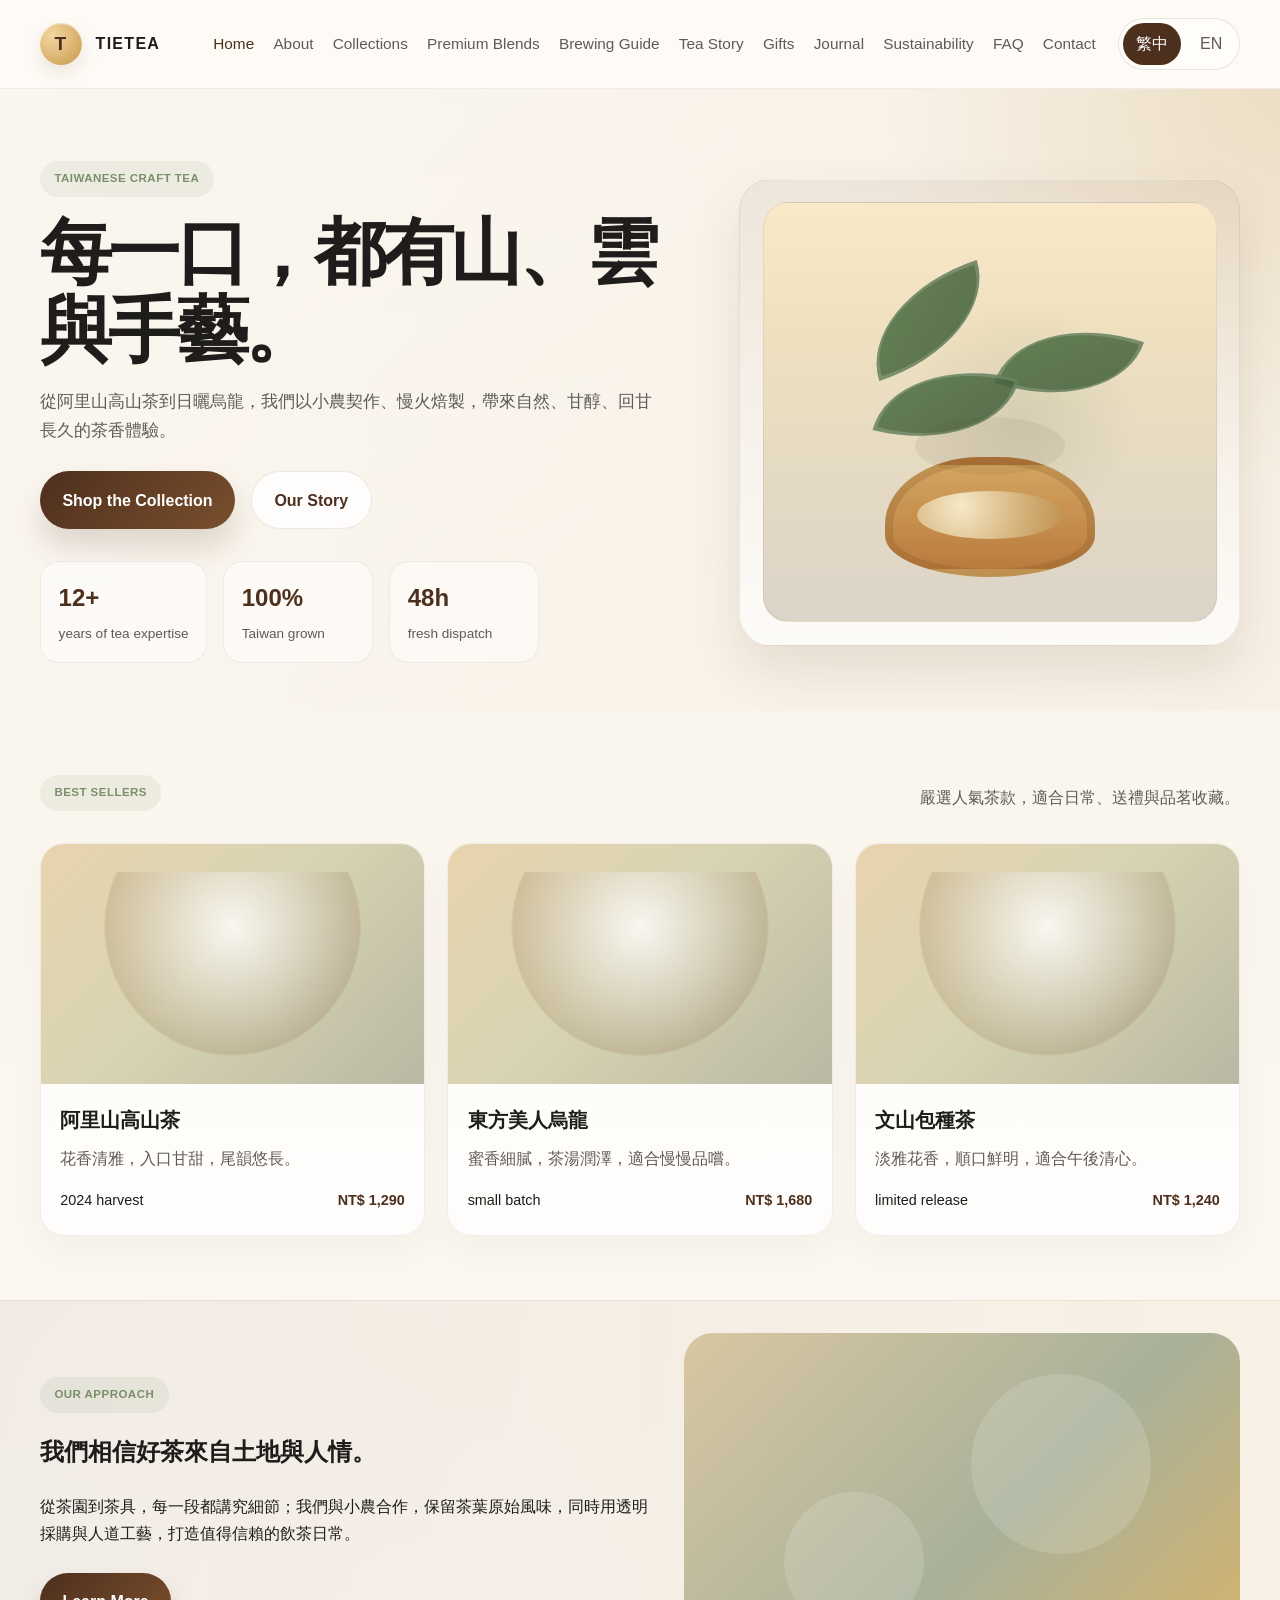
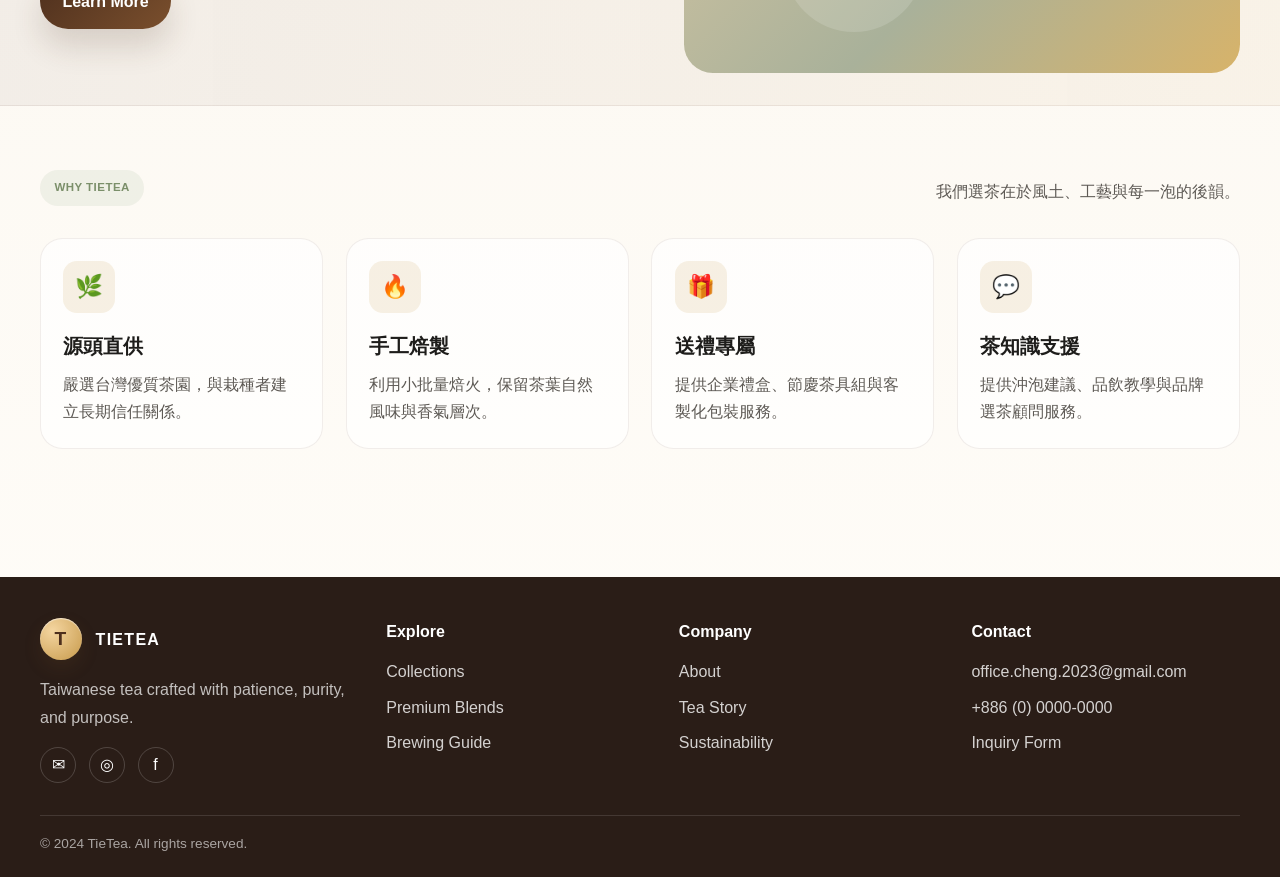
<file: index.html>
<!DOCTYPE html>
<html lang="zh-Hant">
  <head>
    <!-- Google tag (gtag.js) -->
    <script async src="https://www.googletagmanager.com/gtag/js?id=AW-18498996146"></script>
    <script>
      window.dataLayer = window.dataLayer || [];
      function gtag(){dataLayer.push(arguments);}
      gtag('js', new Date());
      gtag('config', 'AW-18498996146');
    </script>
    <link rel="icon" type="image/svg+xml" href="assets/site-icon.svg" />
    <meta charset="UTF-8" />
    <meta name="viewport" content="width=device-width, initial-scale=1.0" />
    <title>TieTea | Premium Taiwanese Tea</title>
    <meta name="description" content="TieTea offers premium Taiwanese tea, small-batch blends, tea gifts, and tea education for tea lovers in Taiwan and around the world." />
    <link rel="stylesheet" href="assets/css/style.css" />
    <script defer src="assets/js/main.js"></script>
  </head>
  <body data-lang="zh">
    <header class="site-header">
      <div class="container header-inner">
        <a class="brand" href="index.html" aria-label="TieTea home">
          <span class="brand-mark">T</span>
          <span>TieTea</span>
        </a>

        <div class="nav-wrap">
          <nav class="site-nav" aria-label="Main navigation">
            <a class="active" href="index.html">Home</a>
            <a href="about.html">About</a>
            <a href="collections.html">Collections</a>
            <a href="premium-blends.html">Premium Blends</a>
            <a href="brewing-guide.html">Brewing Guide</a>
            <a href="tea-story.html">Tea Story</a>
            <a href="gift-boxes.html">Gifts</a>
            <a href="journal.html">Journal</a>
            <a href="sustainability.html">Sustainability</a>
            <a href="faq.html">FAQ</a>
            <a href="contact.html">Contact</a>
          </nav>

          <div class="lang-switcher" aria-label="Language switcher">
            <button type="button" data-lang-switch="zh" class="active" aria-pressed="true">繁中</button>
            <button type="button" data-lang-switch="en" aria-pressed="false">EN</button>
          </div>

          <button class="nav-toggle" type="button" aria-label="Toggle navigation">☰</button>
        </div>
      </div>
    </header>

    <main>
      <section class="hero">
        <div class="container hero-grid">
          <div>
            <div class="eyebrow">Taiwanese Craft Tea</div>
            <div class="lang lang-zh">
              <h1>每一口，都有山、雲與手藝。</h1>
              <p>從阿里山高山茶到日曬烏龍，我們以小農契作、慢火焙製，帶來自然、甘醇、回甘長久的茶香體驗。</p>
            </div>
            <div class="lang lang-en" hidden>
              <h1>Every sip carries mountain air, cloud mist, and craft.</h1>
              <p>From Alishan high-mountain tea to sun-dried oolong, we source from trusted growers and roast in small batches for clean, layered, lingering flavor.</p>
            </div>
            <div class="cta-row">
              <a class="btn btn-primary" href="collections.html">Shop the Collection</a>
              <a class="btn btn-secondary" href="about.html">Our Story</a>
            </div>
            <div class="stats">
              <div class="stat">
                <strong>12+</strong>
                <span>years of tea expertise</span>
              </div>
              <div class="stat">
                <strong>100%</strong>
                <span>Taiwan grown</span>
              </div>
              <div class="stat">
                <strong>48h</strong>
                <span>fresh dispatch</span>
              </div>
            </div>
          </div>

          <div class="hero-visual" aria-label="Tea photography artwork">
            <div class="visual-card">
              <span class="tea-leaf"></span>
              <span class="tea-leaf"></span>
              <span class="tea-leaf"></span>
              <div class="tea-bowl"></div>
            </div>
          </div>
        </div>
      </section>

      <section class="section">
        <div class="container">
          <div class="section-head">
            <div>
              <div class="eyebrow">Best Sellers</div>
            </div>
            <div class="lang lang-zh"><p>嚴選人氣茶款，適合日常、送禮與品茗收藏。</p></div>
            <div class="lang lang-en" hidden><p>Popular picks for everyday drinking, gifting, and tea collecting.</p></div>
          </div>

          <div class="grid-3">
            <article class="card product-card">
              <div class="card-image" aria-hidden="true"></div>
              <div class="card-body">
                <div class="lang lang-zh"><h3>阿里山高山茶</h3><p>花香清雅，入口甘甜，尾韻悠長。</p></div>
                <div class="lang lang-en" hidden><h3>Alishan High Mountain</h3><p>Floral and elegant with a sweet finish and airy body.</p></div>
                <div class="meta-row">
                  <span>2024 harvest</span>
                  <span class="price">NT$ 1,290</span>
                </div>
              </div>
            </article>

            <article class="card product-card">
              <div class="card-image" aria-hidden="true"></div>
              <div class="card-body">
                <div class="lang lang-zh"><h3>東方美人烏龍</h3><p>蜜香細膩，茶湯潤澤，適合慢慢品嚐。</p></div>
                <div class="lang lang-en" hidden><h3>Oriental Beauty Oolong</h3><p>Honey-sweet, silky finish, ideal for slow sipping.</p></div>
                <div class="meta-row">
                  <span>small batch</span>
                  <span class="price">NT$ 1,680</span>
                </div>
              </div>
            </article>

            <article class="card product-card">
              <div class="card-image" aria-hidden="true"></div>
              <div class="card-body">
                <div class="lang lang-zh"><h3>文山包種茶</h3><p>淡雅花香，順口鮮明，適合午後清心。</p></div>
                <div class="lang lang-en" hidden><h3>Wenshan Baozhong</h3><p>Light floral aroma with a brisk, refreshing finish.</p></div>
                <div class="meta-row">
                  <span>limited release</span>
                  <span class="price">NT$ 1,240</span>
                </div>
              </div>
            </article>
          </div>
        </div>
      </section>

      <section class="section story-band">
        <div class="container story-box">
          <div>
            <div class="eyebrow">Our Approach</div>
            <div class="lang lang-zh">
              <h2>我們相信好茶來自土地與人情。</h2>
              <p>從茶園到茶具，每一段都講究細節；我們與小農合作，保留茶葉原始風味，同時用透明採購與人道工藝，打造值得信賴的飲茶日常。</p>
            </div>
            <div class="lang lang-en" hidden>
              <h2>We believe great tea begins in the land and the people.</h2>
              <p>From the field to the cup, every detail matters. We work with small farms, preserve origin character, and bring transparent sourcing and mindful craftsmanship to every harvest.</p>
            </div>
            <div class="cta-row">
              <a class="btn btn-primary" href="about.html">Learn More</a>
            </div>
          </div>
          <div class="story-photo" aria-hidden="true"></div>
        </div>
      </section>

      <section class="section">
        <div class="container">
          <div class="section-head">
            <div>
              <div class="eyebrow">Why TieTea</div>
            </div>
            <div class="lang lang-zh"><p>我們選茶在於風土、工藝與每一泡的後韻。</p></div>
            <div class="lang lang-en" hidden><p>We choose tea for terroir, craft, and the lingering finish in every cup.</p></div>
          </div>

          <div class="grid-4">
            <article class="feature-card">
              <div class="icon">🌿</div>
              <div class="lang lang-zh"><h3>源頭直供</h3><p>嚴選台灣優質茶園，與栽種者建立長期信任關係。</p></div>
              <div class="lang lang-en" hidden><h3>Direct Sourcing</h3><p>We partner with trusted Taiwanese growers for transparent and consistent quality.</p></div>
            </article>

            <article class="feature-card">
              <div class="icon">🔥</div>
              <div class="lang lang-zh"><h3>手工焙製</h3><p>利用小批量焙火，保留茶葉自然風味與香氣層次。</p></div>
              <div class="lang lang-en" hidden><h3>Handcrafted Roasting</h3><p>Small-batch finishing preserves aroma, sweetness, and layered character.</p></div>
            </article>

            <article class="feature-card">
              <div class="icon">🎁</div>
              <div class="lang lang-zh"><h3>送禮專屬</h3><p>提供企業禮盒、節慶茶具組與客製化包裝服務。</p></div>
              <div class="lang lang-en" hidden><h3>Gift Ready</h3><p>Choose elegant tea gifts, festive boxes, and bespoke corporate packaging.</p></div>
            </article>

            <article class="feature-card">
              <div class="icon">💬</div>
              <div class="lang lang-zh"><h3>茶知識支援</h3><p>提供沖泡建議、品飲教學與品牌選茶顧問服務。</p></div>
              <div class="lang lang-en" hidden><h3>Tea Guidance</h3><p>Receive brewing tips, tasting advice, and custom tea recommendations.</p></div>
            </article>
          </div>
        </div>
      </section>
    </main>

    <footer>
      <div class="container footer-grid">
        <div>
          <div class="brand" style="color: white; margin-bottom: 1rem;">
            <span class="brand-mark">T</span>
            <span>TieTea</span>
          </div>
          <p class="plain-text" style="color: rgba(255,255,255,0.72);">Taiwanese tea crafted with patience, purity, and purpose.</p>
          <div class="socials">
            <a href="mailto:office.cheng.2023@gmail.com" aria-label="Email">✉</a>
            <a href="https://www.instagram.com" aria-label="Instagram">◎</a>
            <a href="https://www.facebook.com" aria-label="Facebook">f</a>
          </div>
        </div>
        <div>
          <h4>Explore</h4>
          <ul>
            <li><a href="collections.html">Collections</a></li>
            <li><a href="premium-blends.html">Premium Blends</a></li>
            <li><a href="brewing-guide.html">Brewing Guide</a></li>
          </ul>
        </div>
        <div>
          <h4>Company</h4>
          <ul>
            <li><a href="about.html">About</a></li>
            <li><a href="tea-story.html">Tea Story</a></li>
            <li><a href="sustainability.html">Sustainability</a></li>
          </ul>
        </div>
        <div>
          <h4>Contact</h4>
          <ul>
            <li><a href="mailto:office.cheng.2023@gmail.com">office.cheng.2023@gmail.com</a></li>
            <li><a href="tel:+886000000000">+886 (0) 0000-0000</a></li>
            <li><a href="contact.html">Inquiry Form</a></li>
          </ul>
        </div>
      </div>
      <div class="container copy">© 2024 TieTea. All rights reserved.</div>
    </footer>
  </body>
</html>
</file>
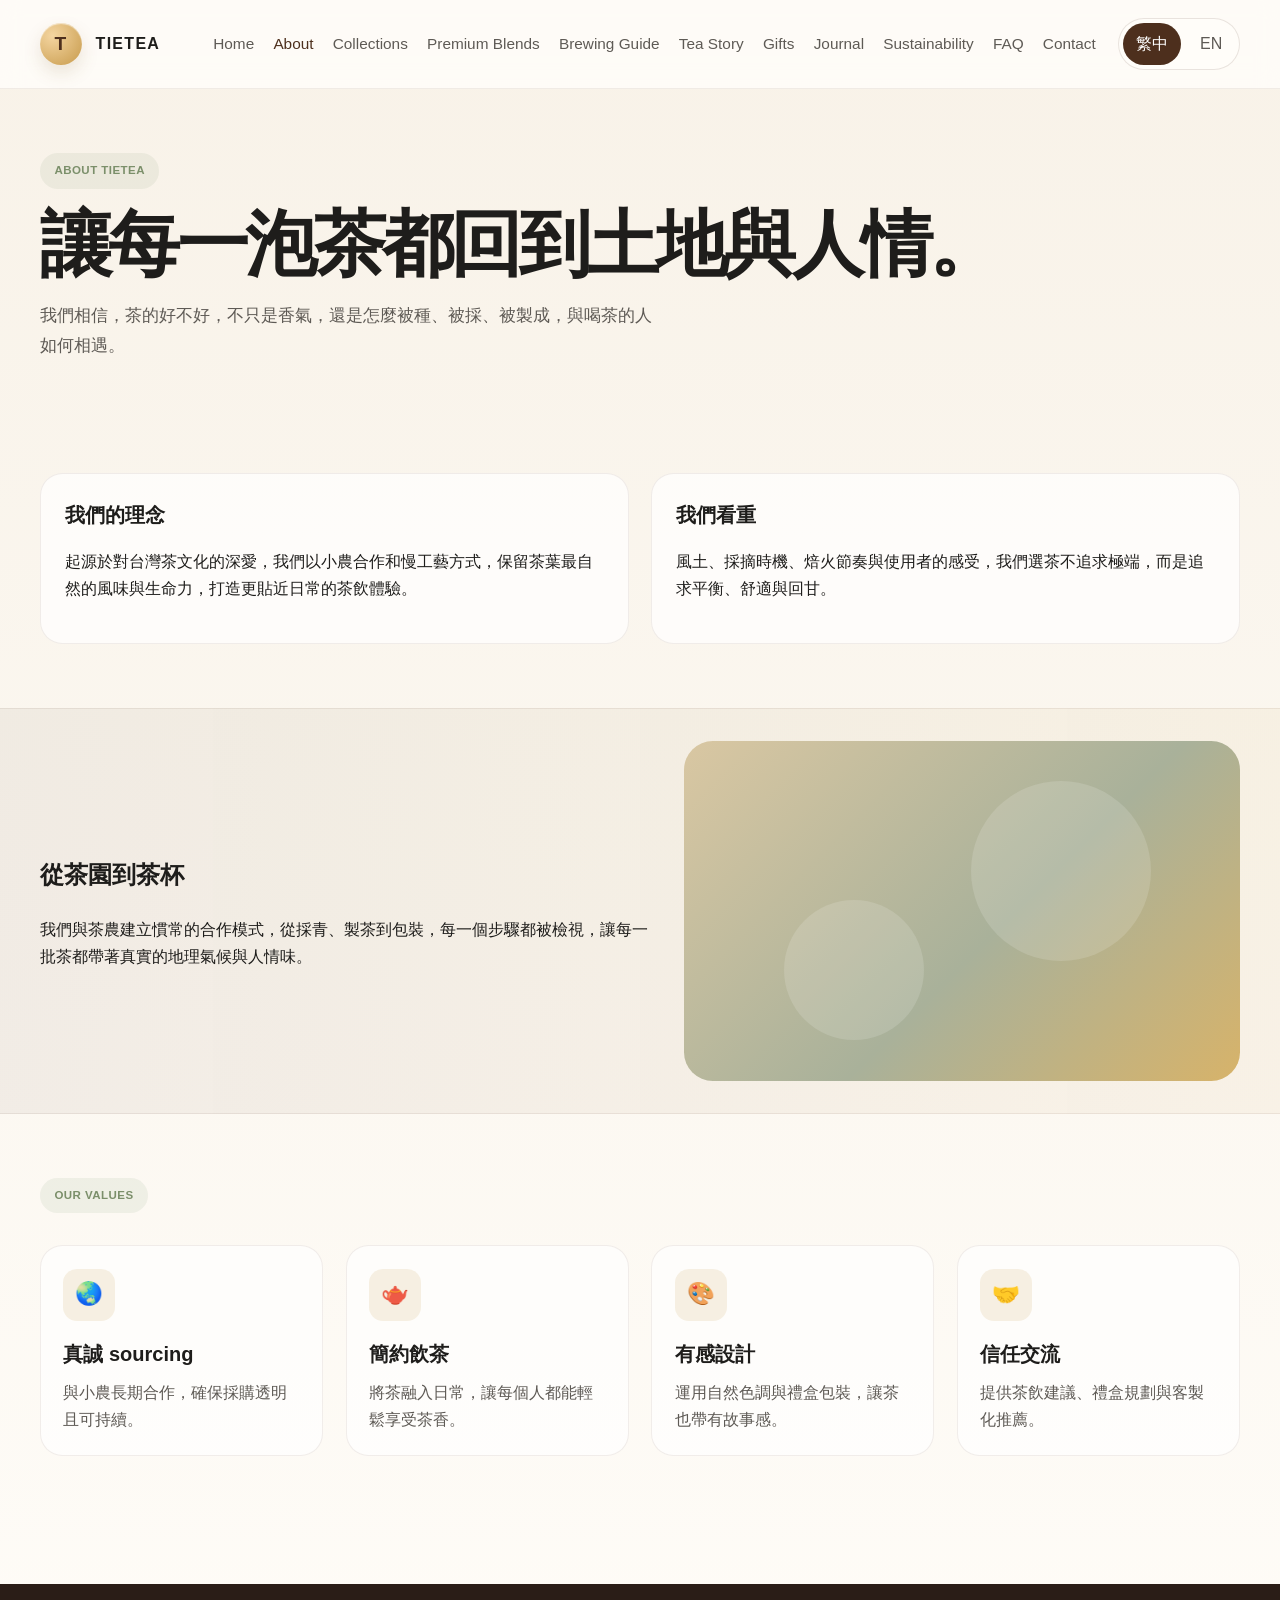
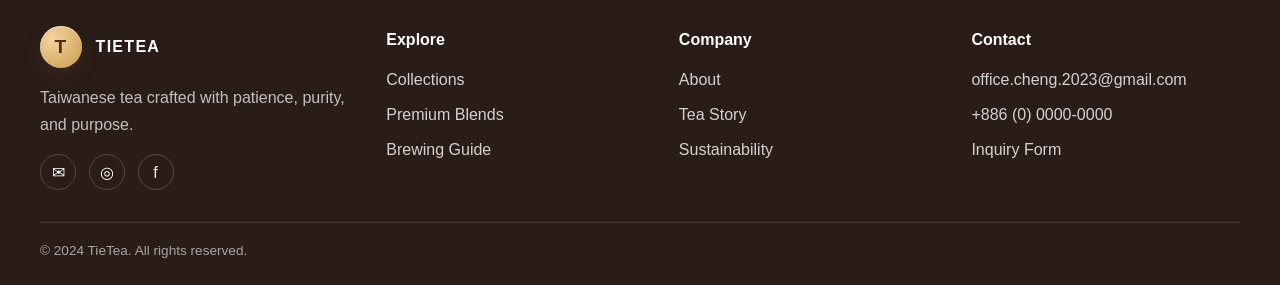
<file: about.html>
<!DOCTYPE html>
<html lang="zh-Hant">
  <head>
    <!-- Google tag (gtag.js) -->
    <script async src="https://www.googletagmanager.com/gtag/js?id=AW-18498996146"></script>
    <script>
      window.dataLayer = window.dataLayer || [];
      function gtag(){dataLayer.push(arguments);}
      gtag('js', new Date());
      gtag('config', 'AW-18498996146');
    </script>
    <link rel="icon" type="image/svg+xml" href="assets/site-icon.svg" />
    <meta charset="UTF-8" />
    <meta name="viewport" content="width=device-width, initial-scale=1.0" />
    <title>About | TieTea</title>
    <meta name="description" content="Learn about TieTea's tea philosophy, sourcing, and Taiwan tea story." />
    <link rel="stylesheet" href="assets/css/style.css" />
    <script defer src="assets/js/main.js"></script>
  </head>
  <body data-lang="zh">
    <header class="site-header">
      <div class="container header-inner">
        <a class="brand" href="index.html"><span class="brand-mark">T</span><span>TieTea</span></a>
        <div class="nav-wrap">
          <nav class="site-nav" aria-label="Main navigation">
            <a href="index.html">Home</a>
            <a class="active" href="about.html">About</a>
            <a href="collections.html">Collections</a>
            <a href="premium-blends.html">Premium Blends</a>
            <a href="brewing-guide.html">Brewing Guide</a>
            <a href="tea-story.html">Tea Story</a>
            <a href="gift-boxes.html">Gifts</a>
            <a href="journal.html">Journal</a>
            <a href="sustainability.html">Sustainability</a>
            <a href="faq.html">FAQ</a>
            <a href="contact.html">Contact</a>
          </nav>
          <div class="lang-switcher"><button type="button" data-lang-switch="zh" class="active" aria-pressed="true">繁中</button><button type="button" data-lang-switch="en" aria-pressed="false">EN</button></div>
          <button class="nav-toggle" type="button" aria-label="Toggle navigation">☰</button>
        </div>
      </div>
    </header>

    <main>
      <section class="page-hero">
        <div class="container">
          <div class="eyebrow">About TieTea</div>
          <div class="lang lang-zh"><h1>讓每一泡茶都回到土地與人情。</h1><p>我們相信，茶的好不好，不只是香氣，還是怎麼被種、被採、被製成，與喝茶的人如何相遇。</p></div>
          <div class="lang lang-en" hidden><h1>Every tea should reflect the land, the care, and the story behind it.</h1><p>We believe that tea is not only aroma—it is how it is grown, harvested, processed, and matched to the person who drinks it.</p></div>
        </div>
      </section>

      <section class="section">
        <div class="container info-grid">
          <div class="info-panel">
            <div class="lang lang-zh"><h3>我們的理念</h3><p>起源於對台灣茶文化的深愛，我們以小農合作和慢工藝方式，保留茶葉最自然的風味與生命力，打造更貼近日常的茶飲體驗。</p></div>
            <div class="lang lang-en" hidden><h3>Our Philosophy</h3><p>Founded on a love for Taiwan's tea culture, we work through small-farm partnerships and slow craftsmanship to preserve each tea's natural vitality and everyday elegance.</p></div>
          </div>
          <div class="info-panel">
            <div class="lang lang-zh"><h3>我們看重</h3><p>風土、採摘時機、焙火節奏與使用者的感受，我們選茶不追求極端，而是追求平衡、舒適與回甘。</p></div>
            <div class="lang lang-en" hidden><h3>What Matters</h3><p>We care about terroir, picking timing, roasting rhythm, and the user's experience. We favor balance, comfort, and a long finish over extremes.</p></div>
          </div>
        </div>
      </section>

      <section class="section story-band">
        <div class="container story-box">
          <div>
            <div class="lang lang-zh"><h2>從茶園到茶杯</h2><p>我們與茶農建立慣常的合作模式，從採青、製茶到包裝，每一個步驟都被檢視，讓每一批茶都帶著真實的地理氣候與人情味。</p></div>
            <div class="lang lang-en" hidden><h2>From Farm to Cup</h2><p>We develop enduring relationships with tea growers, monitoring each stage from plucking to processing and packaging so every batch reflects its true region and care.</p></div>
          </div>
          <div class="story-photo" aria-hidden="true"></div>
        </div>
      </section>

      <section class="section">
        <div class="container">
          <div class="section-head">
            <div class="eyebrow">Our Values</div>
          </div>
          <div class="grid-4">
            <article class="feature-card">
              <div class="icon">🌏</div>
              <div class="lang lang-zh"><h3>真誠 sourcing</h3><p>與小農長期合作，確保採購透明且可持續。</p></div>
              <div class="lang lang-en" hidden><h3>Honest Sourcing</h3><p>Long-term partnerships with small growers ensure transparent, ethical sourcing.</p></div>
            </article>
            <article class="feature-card">
              <div class="icon">🫖</div>
              <div class="lang lang-zh"><h3>簡約飲茶</h3><p>將茶融入日常，讓每個人都能輕鬆享受茶香。</p></div>
              <div class="lang lang-en" hidden><h3>Daily Ritual</h3><p>We make tea approachable and easy to enjoy every day, not just on special occasions.</p></div>
            </article>
            <article class="feature-card">
              <div class="icon">🎨</div>
              <div class="lang lang-zh"><h3>有感設計</h3><p>運用自然色調與禮盒包裝，讓茶也帶有故事感。</p></div>
              <div class="lang lang-en" hidden><h3>Thoughtful Design</h3><p>Soft natural tones and gift-ready packaging help tea feel personal and memorable.</p></div>
            </article>
            <article class="feature-card">
              <div class="icon">🤝</div>
              <div class="lang lang-zh"><h3>信任交流</h3><p>提供茶飲建議、禮盒規劃與客製化推薦。</p></div>
              <div class="lang lang-en" hidden><h3>Trusted Guidance</h3><p>We offer tea advice, gift planning, and tailored recommendations for every customer.</p></div>
            </article>
          </div>
        </div>
      </section>
    </main>

    <footer>
      <div class="container footer-grid">
        <div><div class="brand" style="color: white; margin-bottom: 1rem;"><span class="brand-mark">T</span><span>TieTea</span></div><p class="plain-text" style="color: rgba(255,255,255,0.72);">Taiwanese tea crafted with patience, purity, and purpose.</p><div class="socials"><a href="mailto:office.cheng.2023@gmail.com" aria-label="Email">✉</a><a href="https://www.instagram.com" aria-label="Instagram">◎</a><a href="https://www.facebook.com" aria-label="Facebook">f</a></div></div>
        <div><h4>Explore</h4><ul><li><a href="collections.html">Collections</a></li><li><a href="premium-blends.html">Premium Blends</a></li><li><a href="brewing-guide.html">Brewing Guide</a></li></ul></div>
        <div><h4>Company</h4><ul><li><a href="about.html">About</a></li><li><a href="tea-story.html">Tea Story</a></li><li><a href="sustainability.html">Sustainability</a></li></ul></div>
        <div><h4>Contact</h4><ul><li><a href="mailto:office.cheng.2023@gmail.com">office.cheng.2023@gmail.com</a></li><li><a href="tel:+886000000000">+886 (0) 0000-0000</a></li><li><a href="contact.html">Inquiry Form</a></li></ul></div>
      </div>
      <div class="container copy">© 2024 TieTea. All rights reserved.</div>
    </footer>
  </body>
</html>
</file>
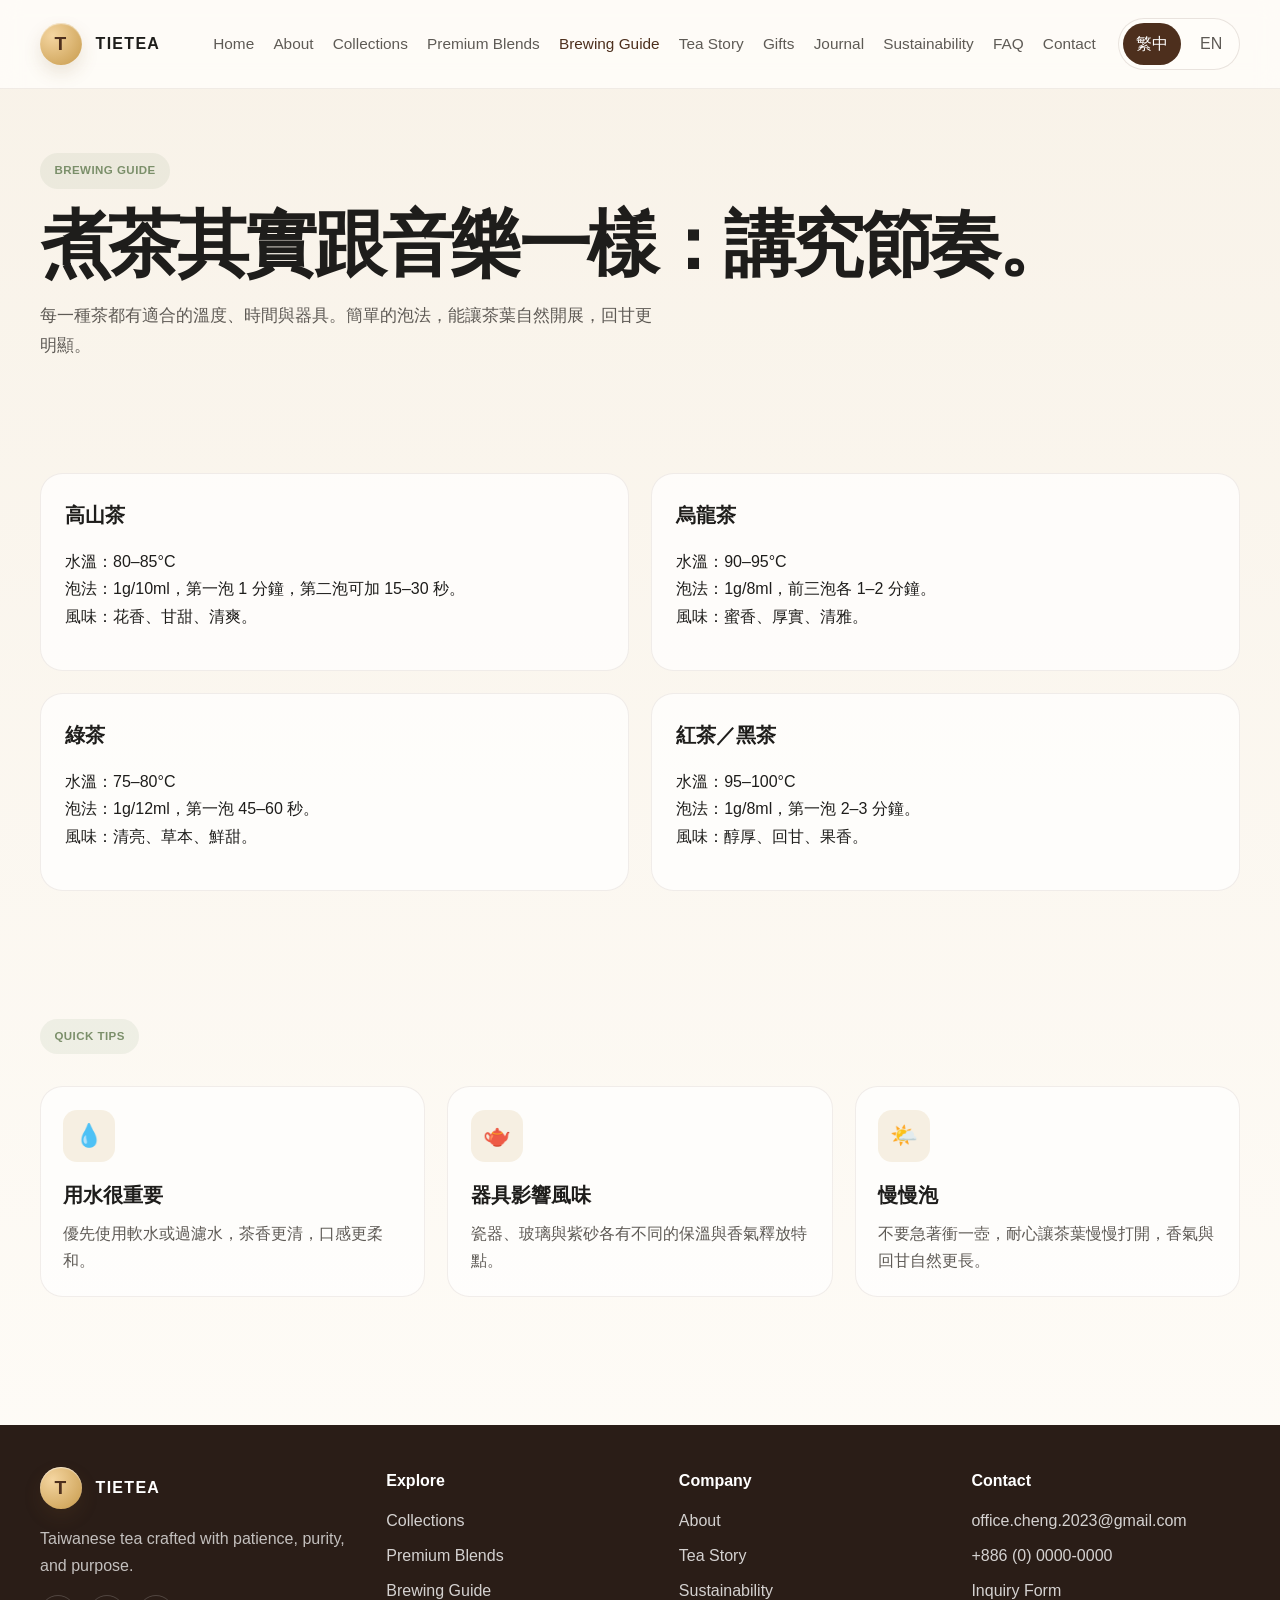
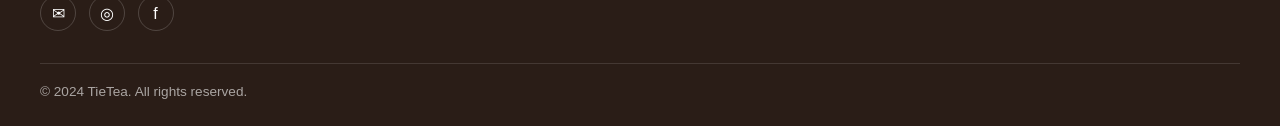
<file: brewing-guide.html>
<!DOCTYPE html>
<html lang="zh-Hant">
  <head>
    <!-- Google tag (gtag.js) -->
    <script async src="https://www.googletagmanager.com/gtag/js?id=AW-18498996146"></script>
    <script>
      window.dataLayer = window.dataLayer || [];
      function gtag(){dataLayer.push(arguments);}
      gtag('js', new Date());
      gtag('config', 'AW-18498996146');
    </script>
    <link rel="icon" type="image/svg+xml" href="assets/site-icon.svg" />
    <meta charset="UTF-8" />
    <meta name="viewport" content="width=device-width, initial-scale=1.0" />
    <title>Brewing Guide | TieTea</title>
    <meta name="description" content="Learn how to brew TieTea Taiwanese tea with water temperature and steeping notes for each style." />
    <link rel="stylesheet" href="assets/css/style.css" />
    <script defer src="assets/js/main.js"></script>
  </head>
  <body data-lang="zh">
    <header class="site-header">
      <div class="container header-inner">
        <a class="brand" href="index.html"><span class="brand-mark">T</span><span>TieTea</span></a>
        <div class="nav-wrap">
          <nav class="site-nav" aria-label="Main navigation">
            <a href="index.html">Home</a>
            <a href="about.html">About</a>
            <a href="collections.html">Collections</a>
            <a href="premium-blends.html">Premium Blends</a>
            <a class="active" href="brewing-guide.html">Brewing Guide</a>
            <a href="tea-story.html">Tea Story</a>
            <a href="gift-boxes.html">Gifts</a>
            <a href="journal.html">Journal</a>
            <a href="sustainability.html">Sustainability</a>
            <a href="faq.html">FAQ</a>
            <a href="contact.html">Contact</a>
          </nav>
          <div class="lang-switcher"><button type="button" data-lang-switch="zh" class="active" aria-pressed="true">繁中</button><button type="button" data-lang-switch="en" aria-pressed="false">EN</button></div>
          <button class="nav-toggle" type="button" aria-label="Toggle navigation">☰</button>
        </div>
      </div>
    </header>

    <main>
      <section class="page-hero">
        <div class="container">
          <div class="eyebrow">Brewing Guide</div>
          <div class="lang lang-zh"><h1>煮茶其實跟音樂一樣：講究節奏。</h1><p>每一種茶都有適合的溫度、時間與器具。簡單的泡法，能讓茶葉自然開展，回甘更明顯。</p></div>
          <div class="lang lang-en" hidden><h1>Tea is like music: rhythm matters.</h1><p>Every tea has a preferred temperature, steeping time, and vessel. A balanced brewing method brings out clarity, sweetness, and depth.</p></div>
        </div>
      </section>

      <section class="section">
        <div class="container info-grid">
          <div class="info-panel">
            <div class="lang lang-zh"><h3>高山茶</h3><p>水溫：80–85°C<br>泡法：1g/10ml，第一泡 1 分鐘，第二泡可加 15–30 秒。<br>風味：花香、甘甜、清爽。</p></div>
            <div class="lang lang-en" hidden><h3>High Mountain Tea</h3><p>Water: 80–85°C<br>Method: 1g per 10ml, steep 1 minute first infusion and +15–30 seconds afterward.<br>Flavor: floral, sweet, bright.</p></div>
          </div>
          <div class="info-panel">
            <div class="lang lang-zh"><h3>烏龍茶</h3><p>水溫：90–95°C<br>泡法：1g/8ml，前三泡各 1–2 分鐘。<br>風味：蜜香、厚實、清雅。</p></div>
            <div class="lang lang-en" hidden><h3>Oolong</h3><p>Water: 90–95°C<br>Method: 1g per 8ml, steep 1–2 minutes for first three infusions.<br>Flavor: honeyed, layered, aromatic.</p></div>
          </div>
          <div class="info-panel">
            <div class="lang lang-zh"><h3>綠茶</h3><p>水溫：75–80°C<br>泡法：1g/12ml，第一泡 45–60 秒。<br>風味：清亮、草本、鮮甜。</p></div>
            <div class="lang lang-en" hidden><h3>Green Tea</h3><p>Water: 75–80°C<br>Method: 1g per 12ml, steep 45–60 seconds on first infusion.<br>Flavor: fresh, herbal, sweet.</p></div>
          </div>
          <div class="info-panel">
            <div class="lang lang-zh"><h3>紅茶／黑茶</h3><p>水溫：95–100°C<br>泡法：1g/8ml，第一泡 2–3 分鐘。<br>風味：醇厚、回甘、果香。</p></div>
            <div class="lang lang-en" hidden><h3>Black Tea</h3><p>Water: 95–100°C<br>Method: 1g per 8ml, steep 2–3 minutes on the first infusion.<br>Flavor: full-bodied, sweet, fruity.</p></div>
          </div>
        </div>
      </section>

      <section class="section">
        <div class="container">
          <div class="section-head">
            <div class="eyebrow">Quick Tips</div>
          </div>
          <div class="grid-3">
            <article class="feature-card">
              <div class="icon">💧</div>
              <div class="lang lang-zh"><h3>用水很重要</h3><p>優先使用軟水或過濾水，茶香更清，口感更柔和。</p></div>
              <div class="lang lang-en" hidden><h3>Quality Water</h3><p>Prefer soft or filtered water for a cleaner, softer, more aromatic taste.</p></div>
            </article>
            <article class="feature-card">
              <div class="icon">🫖</div>
              <div class="lang lang-zh"><h3>器具影響風味</h3><p>瓷器、玻璃與紫砂各有不同的保溫與香氣釋放特點。</p></div>
              <div class="lang lang-en" hidden><h3>Vessel Matters</h3><p>Porcelain, glass, and Yixing clay each warm and release aroma differently.</p></div>
            </article>
            <article class="feature-card">
              <div class="icon">🌤️</div>
              <div class="lang lang-zh"><h3>慢慢泡</h3><p>不要急著衝一壺，耐心讓茶葉慢慢打開，香氣與回甘自然更長。</p></div>
              <div class="lang lang-en" hidden><h3>Slow Brew</h3><p>Let the leaves unfold gradually; patience gives a longer, sweeter finish.</p></div>
            </article>
          </div>
        </div>
      </section>
    </main>

    <footer>
      <div class="container footer-grid">
        <div><div class="brand" style="color: white; margin-bottom: 1rem;"><span class="brand-mark">T</span><span>TieTea</span></div><p class="plain-text" style="color: rgba(255,255,255,0.72);">Taiwanese tea crafted with patience, purity, and purpose.</p><div class="socials"><a href="mailto:office.cheng.2023@gmail.com" aria-label="Email">✉</a><a href="https://www.instagram.com" aria-label="Instagram">◎</a><a href="https://www.facebook.com" aria-label="Facebook">f</a></div></div>
        <div><h4>Explore</h4><ul><li><a href="collections.html">Collections</a></li><li><a href="premium-blends.html">Premium Blends</a></li><li><a href="brewing-guide.html">Brewing Guide</a></li></ul></div>
        <div><h4>Company</h4><ul><li><a href="about.html">About</a></li><li><a href="tea-story.html">Tea Story</a></li><li><a href="sustainability.html">Sustainability</a></li></ul></div>
        <div><h4>Contact</h4><ul><li><a href="mailto:office.cheng.2023@gmail.com">office.cheng.2023@gmail.com</a></li><li><a href="tel:+886000000000">+886 (0) 0000-0000</a></li><li><a href="contact.html">Inquiry Form</a></li></ul></div>
      </div>
      <div class="container copy">© 2024 TieTea. All rights reserved.</div>
    </footer>
  </body>
</html>
</file>
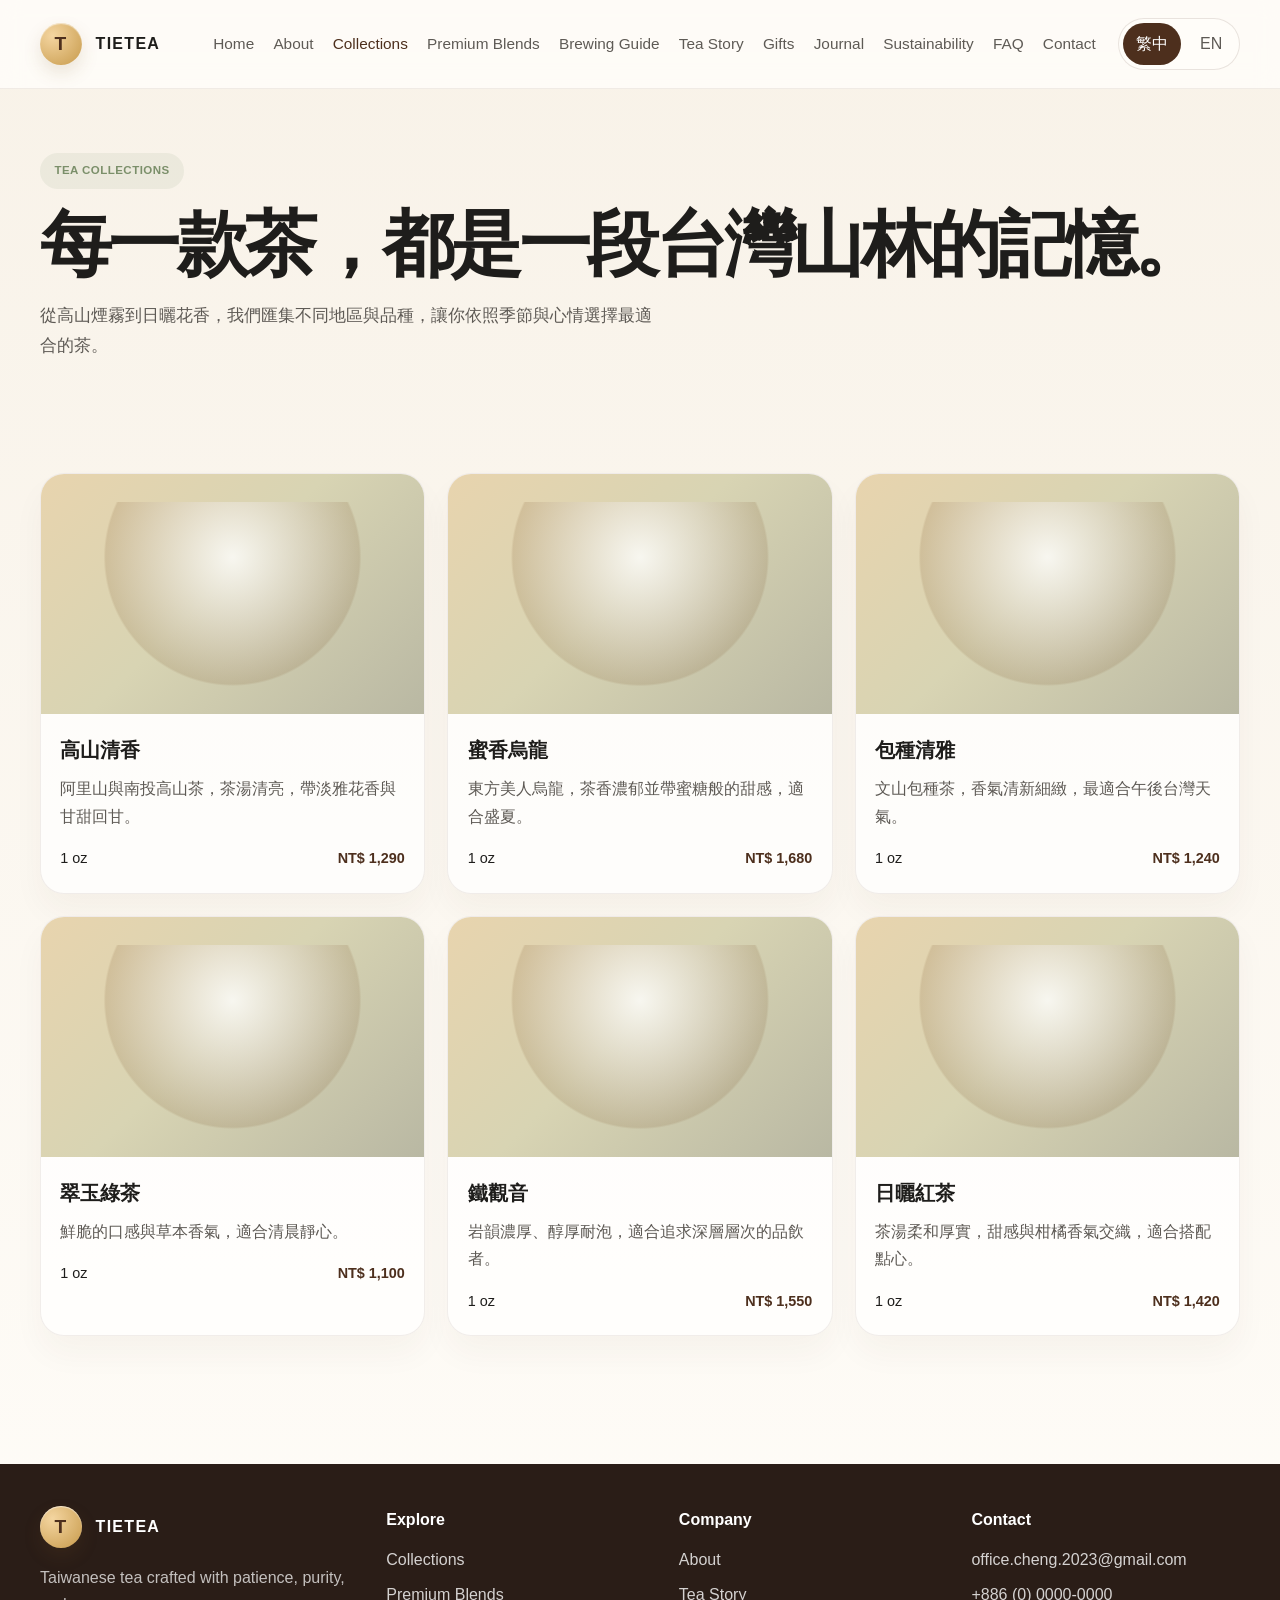
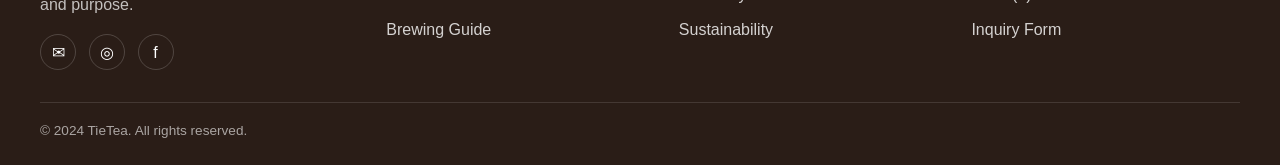
<file: collections.html>
<!DOCTYPE html>
<html lang="zh-Hant">
  <head>
    <!-- Google tag (gtag.js) -->
    <script async src="https://www.googletagmanager.com/gtag/js?id=AW-18498996146"></script>
    <script>
      window.dataLayer = window.dataLayer || [];
      function gtag(){dataLayer.push(arguments);}
      gtag('js', new Date());
      gtag('config', 'AW-18498996146');
    </script>
    <link rel="icon" type="image/svg+xml" href="assets/site-icon.svg" />
    <meta charset="UTF-8" />
    <meta name="viewport" content="width=device-width, initial-scale=1.0" />
    <title>Tea Collections | TieTea</title>
    <meta name="description" content="Explore TieTea tea collections including Taiwanese oolong, high mountain tea, green tea, and tea blends." />
    <link rel="stylesheet" href="assets/css/style.css" />
    <script defer src="assets/js/main.js"></script>
  </head>
  <body data-lang="zh">
    <header class="site-header">
      <div class="container header-inner">
        <a class="brand" href="index.html"><span class="brand-mark">T</span><span>TieTea</span></a>
        <div class="nav-wrap">
          <nav class="site-nav" aria-label="Main navigation">
            <a href="index.html">Home</a>
            <a href="about.html">About</a>
            <a class="active" href="collections.html">Collections</a>
            <a href="premium-blends.html">Premium Blends</a>
            <a href="brewing-guide.html">Brewing Guide</a>
            <a href="tea-story.html">Tea Story</a>
            <a href="gift-boxes.html">Gifts</a>
            <a href="journal.html">Journal</a>
            <a href="sustainability.html">Sustainability</a>
            <a href="faq.html">FAQ</a>
            <a href="contact.html">Contact</a>
          </nav>
          <div class="lang-switcher"><button type="button" data-lang-switch="zh" class="active" aria-pressed="true">繁中</button><button type="button" data-lang-switch="en" aria-pressed="false">EN</button></div>
          <button class="nav-toggle" type="button" aria-label="Toggle navigation">☰</button>
        </div>
      </div>
    </header>

    <main>
      <section class="page-hero">
        <div class="container">
          <div class="eyebrow">Tea Collections</div>
          <div class="lang lang-zh"><h1>每一款茶，都是一段台灣山林的記憶。</h1><p>從高山煙霧到日曬花香，我們匯集不同地區與品種，讓你依照季節與心情選擇最適合的茶。</p></div>
          <div class="lang lang-en" hidden><h1>Each tea is a memory of Taiwan's mountains and weather.</h1><p>From high-mountain mist to sun-kissed floral notes, our collection captures the flavor of multiple regions and harvests.</p></div>
        </div>
      </section>

      <section class="section">
        <div class="container grid-3">
          <article class="card product-card">
            <div class="card-image" aria-hidden="true"></div>
            <div class="card-body">
              <div class="lang lang-zh"><h3>高山清香</h3><p>阿里山與南投高山茶，茶湯清亮，帶淡雅花香與甘甜回甘。</p></div>
              <div class="lang lang-en" hidden><h3>Mountain Mist</h3><p>Alishan and Nantou high-mountain tea with translucent body, floral lift, and rich sweetness.</p></div>
              <div class="meta-row"><span>1 oz</span><span class="price">NT$ 1,290</span></div>
            </div>
          </article>
          <article class="card product-card">
            <div class="card-image" aria-hidden="true"></div>
            <div class="card-body">
              <div class="lang lang-zh"><h3>蜜香烏龍</h3><p>東方美人烏龍，茶香濃郁並帶蜜糖般的甜感，適合盛夏。</p></div>
              <div class="lang lang-en" hidden><h3>Honey Oolong</h3><p>Oriental Beauty oolong with rich aroma and honeyed sweetness suited to warm afternoons.</p></div>
              <div class="meta-row"><span>1 oz</span><span class="price">NT$ 1,680</span></div>
            </div>
          </article>
          <article class="card product-card">
            <div class="card-image" aria-hidden="true"></div>
            <div class="card-body">
              <div class="lang lang-zh"><h3>包種清雅</h3><p>文山包種茶，香氣清新細緻，最適合午後台灣天氣。</p></div>
              <div class="lang lang-en" hidden><h3>Baozhong Elegance</h3><p>Gentle floral body with clean finish and refreshing lift, perfect for a mellow afternoon.</p></div>
              <div class="meta-row"><span>1 oz</span><span class="price">NT$ 1,240</span></div>
            </div>
          </article>
          <article class="card product-card">
            <div class="card-image" aria-hidden="true"></div>
            <div class="card-body">
              <div class="lang lang-zh"><h3>翠玉綠茶</h3><p>鮮脆的口感與草本香氣，適合清晨靜心。</p></div>
              <div class="lang lang-en" hidden><h3>Jade Green</h3><p>Fresh, crisp taste with grassy notes and gentle calm for early mornings.</p></div>
              <div class="meta-row"><span>1 oz</span><span class="price">NT$ 1,100</span></div>
            </div>
          </article>
          <article class="card product-card">
            <div class="card-image" aria-hidden="true"></div>
            <div class="card-body">
              <div class="lang lang-zh"><h3>鐵觀音</h3><p>岩韻濃厚、醇厚耐泡，適合追求深層層次的品飲者。</p></div>
              <div class="lang lang-en" hidden><h3>Iron Goddess</h3><p>Full-bodied, mineral depth, and multiple infusions that reward patient sip-by-sip tasting.</p></div>
              <div class="meta-row"><span>1 oz</span><span class="price">NT$ 1,550</span></div>
            </div>
          </article>
          <article class="card product-card">
            <div class="card-image" aria-hidden="true"></div>
            <div class="card-body">
              <div class="lang lang-zh"><h3>日曬紅茶</h3><p>茶湯柔和厚實，甜感與柑橘香氣交織，適合搭配點心。</p></div>
              <div class="lang lang-en" hidden><h3>Sun-Dried Black</h3><p>Soft-bodied and layered with citrus sweetness, ideal alongside pastries or light desserts.</p></div>
              <div class="meta-row"><span>1 oz</span><span class="price">NT$ 1,420</span></div>
            </div>
          </article>
        </div>
      </section>
    </main>

    <footer>
      <div class="container footer-grid">
        <div><div class="brand" style="color: white; margin-bottom: 1rem;"><span class="brand-mark">T</span><span>TieTea</span></div><p class="plain-text" style="color: rgba(255,255,255,0.72);">Taiwanese tea crafted with patience, purity, and purpose.</p><div class="socials"><a href="mailto:office.cheng.2023@gmail.com" aria-label="Email">✉</a><a href="https://www.instagram.com" aria-label="Instagram">◎</a><a href="https://www.facebook.com" aria-label="Facebook">f</a></div></div>
        <div><h4>Explore</h4><ul><li><a href="collections.html">Collections</a></li><li><a href="premium-blends.html">Premium Blends</a></li><li><a href="brewing-guide.html">Brewing Guide</a></li></ul></div>
        <div><h4>Company</h4><ul><li><a href="about.html">About</a></li><li><a href="tea-story.html">Tea Story</a></li><li><a href="sustainability.html">Sustainability</a></li></ul></div>
        <div><h4>Contact</h4><ul><li><a href="mailto:office.cheng.2023@gmail.com">office.cheng.2023@gmail.com</a></li><li><a href="tel:+886000000000">+886 (0) 0000-0000</a></li><li><a href="contact.html">Inquiry Form</a></li></ul></div>
      </div>
      <div class="container copy">© 2024 TieTea. All rights reserved.</div>
    </footer>
  </body>
</html>
</file>
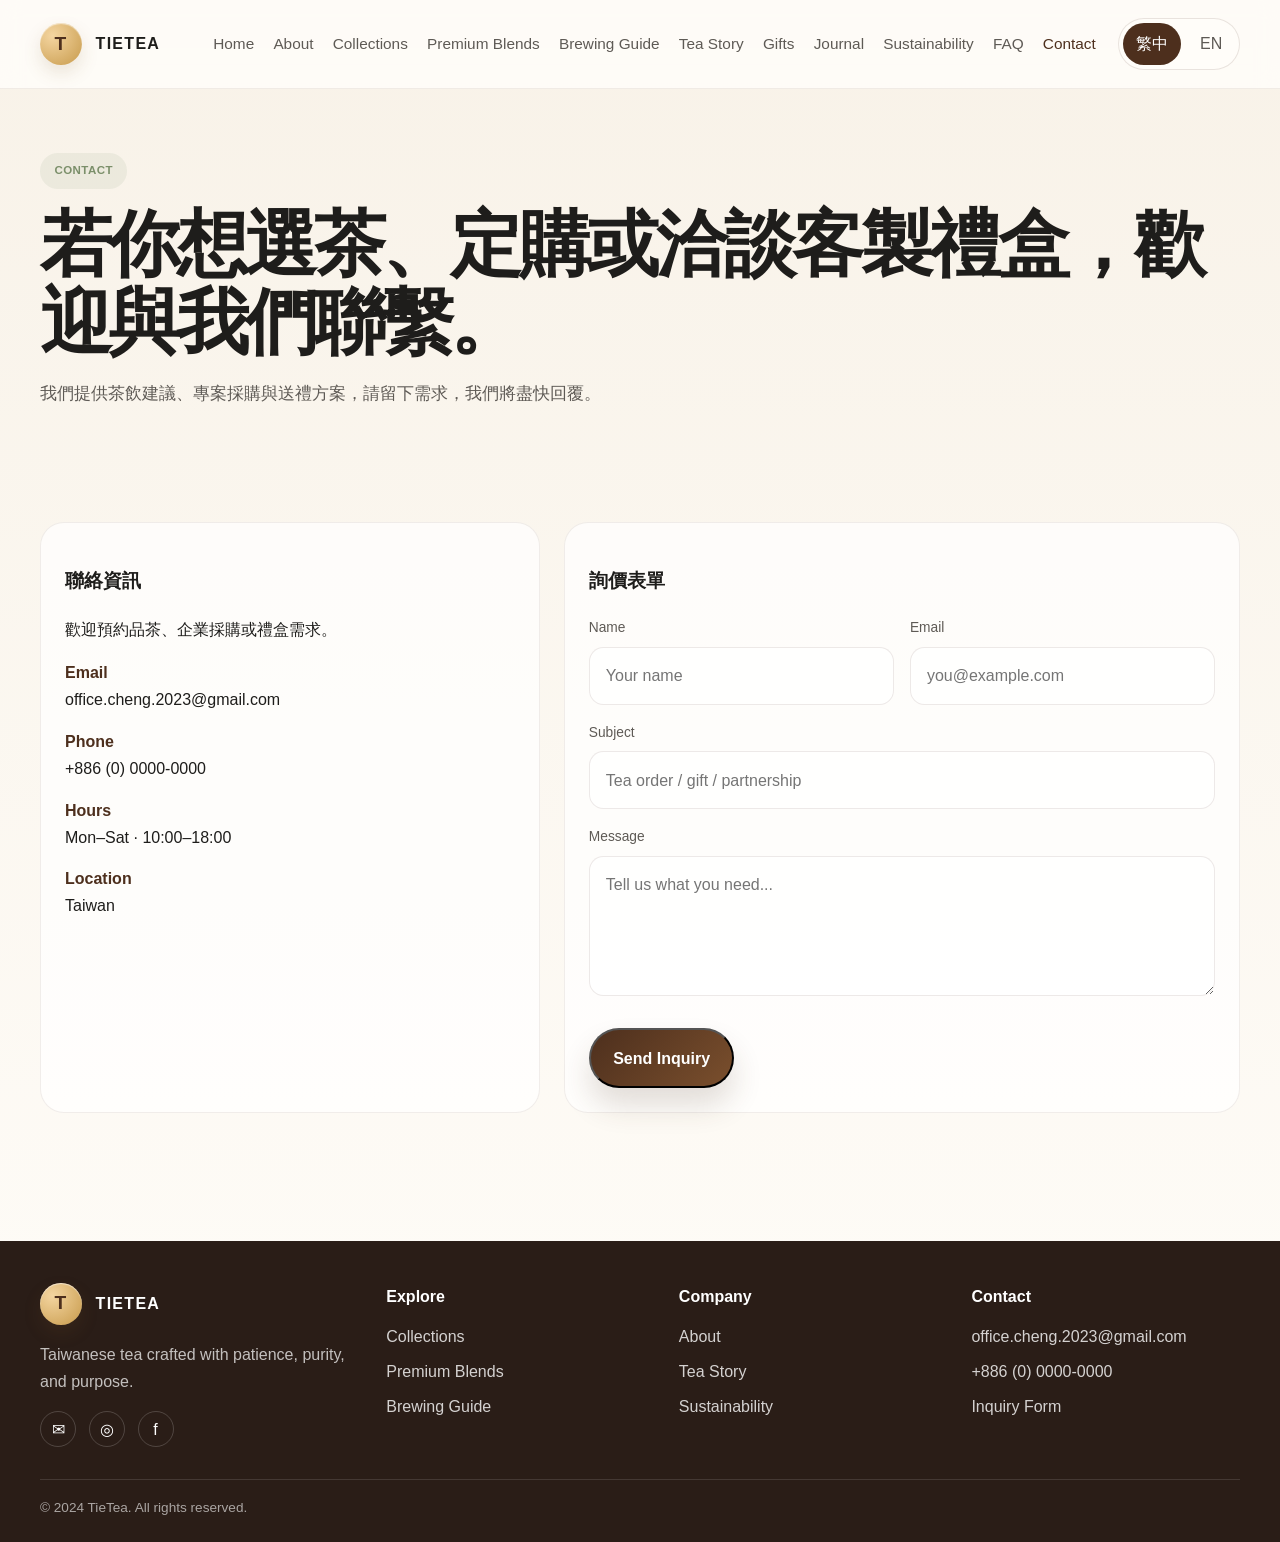
<file: contact.html>
<!DOCTYPE html>
<html lang="zh-Hant">
  <head>
    <!-- Google tag (gtag.js) -->
    <script async src="https://www.googletagmanager.com/gtag/js?id=AW-18498996146"></script>
    <script>
      window.dataLayer = window.dataLayer || [];
      function gtag(){dataLayer.push(arguments);}
      gtag('js', new Date());
      gtag('config', 'AW-18498996146');
    </script>
    <link rel="icon" type="image/svg+xml" href="assets/site-icon.svg" />
    <meta charset="UTF-8" />
    <meta name="viewport" content="width=device-width, initial-scale=1.0" />
    <title>Contact | TieTea</title>
    <meta name="description" content="Contact TieTea for tea inquiries, gift orders, wholesale partnerships, and tasting consultations." />
    <link rel="stylesheet" href="assets/css/style.css" />
    <script defer src="assets/js/main.js"></script>
  </head>
  <body data-lang="zh">
    <header class="site-header">
      <div class="container header-inner">
        <a class="brand" href="index.html"><span class="brand-mark">T</span><span>TieTea</span></a>
        <div class="nav-wrap">
          <nav class="site-nav" aria-label="Main navigation">
            <a href="index.html">Home</a>
            <a href="about.html">About</a>
            <a href="collections.html">Collections</a>
            <a href="premium-blends.html">Premium Blends</a>
            <a href="brewing-guide.html">Brewing Guide</a>
            <a href="tea-story.html">Tea Story</a>
            <a href="gift-boxes.html">Gifts</a>
            <a href="journal.html">Journal</a>
            <a href="sustainability.html">Sustainability</a>
            <a href="faq.html">FAQ</a>
            <a class="active" href="contact.html">Contact</a>
          </nav>
          <div class="lang-switcher"><button type="button" data-lang-switch="zh" class="active" aria-pressed="true">繁中</button><button type="button" data-lang-switch="en" aria-pressed="false">EN</button></div>
          <button class="nav-toggle" type="button" aria-label="Toggle navigation">☰</button>
        </div>
      </div>
    </header>

    <main>
      <section class="page-hero">
        <div class="container">
          <div class="eyebrow">Contact</div>
          <div class="lang lang-zh"><h1>若你想選茶、定購或洽談客製禮盒，歡迎與我們聯繫。</h1><p>我們提供茶飲建議、專案採購與送禮方案，請留下需求，我們將盡快回覆。</p></div>
          <div class="lang lang-en" hidden><h1>Let us help you choose the right tea or plan a custom gift.</h1><p>Whether you are ordering tea, arranging gifting, or discussing a partnership, we will reply as soon as possible.</p></div>
        </div>
      </section>

      <section class="section">
        <div class="container contact-grid">
          <aside class="contact-card">
            <div class="lang lang-zh"><h3>聯絡資訊</h3><p>歡迎預約品茶、企業採購或禮盒需求。</p></div>
            <div class="lang lang-en" hidden><h3>Get in touch</h3><p>We are happy to discuss tea selection, custom gifting, or wholesale inquiries.</p></div>
            <ul class="contact-list">
              <li><strong>Email</strong><a href="mailto:office.cheng.2023@gmail.com">office.cheng.2023@gmail.com</a></li>
              <li><strong>Phone</strong><a href="tel:+886000000000">+886 (0) 0000-0000</a></li>
              <li><strong>Hours</strong>Mon–Sat · 10:00–18:00</li>
              <li><strong>Location</strong>Taiwan</li>
            </ul>
          </aside>

          <div class="form-card">
            <div class="lang lang-zh"><h3>詢價表單</h3></div>
            <div class="lang lang-en" hidden><h3>Inquiry form</h3></div>
            <form>
              <div class="form-grid">
                <div>
                  <label for="name">Name</label>
                  <input id="name" type="text" placeholder="Your name" />
                </div>
                <div>
                  <label for="email">Email</label>
                  <input id="email" type="email" placeholder="you@example.com" />
                </div>
              </div>
              <div style="margin-top: 1rem;">
                <label for="subject">Subject</label>
                <input id="subject" type="text" placeholder="Tea order / gift / partnership" />
              </div>
              <div style="margin-top: 1rem;">
                <label for="message">Message</label>
                <textarea id="message" placeholder="Tell us what you need..."></textarea>
              </div>
              <div class="cta-row" style="margin-top: 1.5rem;">
                <button class="btn btn-primary" type="submit">Send Inquiry</button>
              </div>
            </form>
          </div>
        </div>
      </section>
    </main>

    <footer>
      <div class="container footer-grid">
        <div><div class="brand" style="color: white; margin-bottom: 1rem;"><span class="brand-mark">T</span><span>TieTea</span></div><p class="plain-text" style="color: rgba(255,255,255,0.72);">Taiwanese tea crafted with patience, purity, and purpose.</p><div class="socials"><a href="mailto:office.cheng.2023@gmail.com" aria-label="Email">✉</a><a href="https://www.instagram.com" aria-label="Instagram">◎</a><a href="https://www.facebook.com" aria-label="Facebook">f</a></div></div>
        <div><h4>Explore</h4><ul><li><a href="collections.html">Collections</a></li><li><a href="premium-blends.html">Premium Blends</a></li><li><a href="brewing-guide.html">Brewing Guide</a></li></ul></div>
        <div><h4>Company</h4><ul><li><a href="about.html">About</a></li><li><a href="tea-story.html">Tea Story</a></li><li><a href="sustainability.html">Sustainability</a></li></ul></div>
        <div><h4>Contact</h4><ul><li><a href="mailto:office.cheng.2023@gmail.com">office.cheng.2023@gmail.com</a></li><li><a href="tel:+886000000000">+886 (0) 0000-0000</a></li><li><a href="contact.html">Inquiry Form</a></li></ul></div>
      </div>
      <div class="container copy">© 2024 TieTea. All rights reserved.</div>
    </footer>
  </body>
</html>
</file>
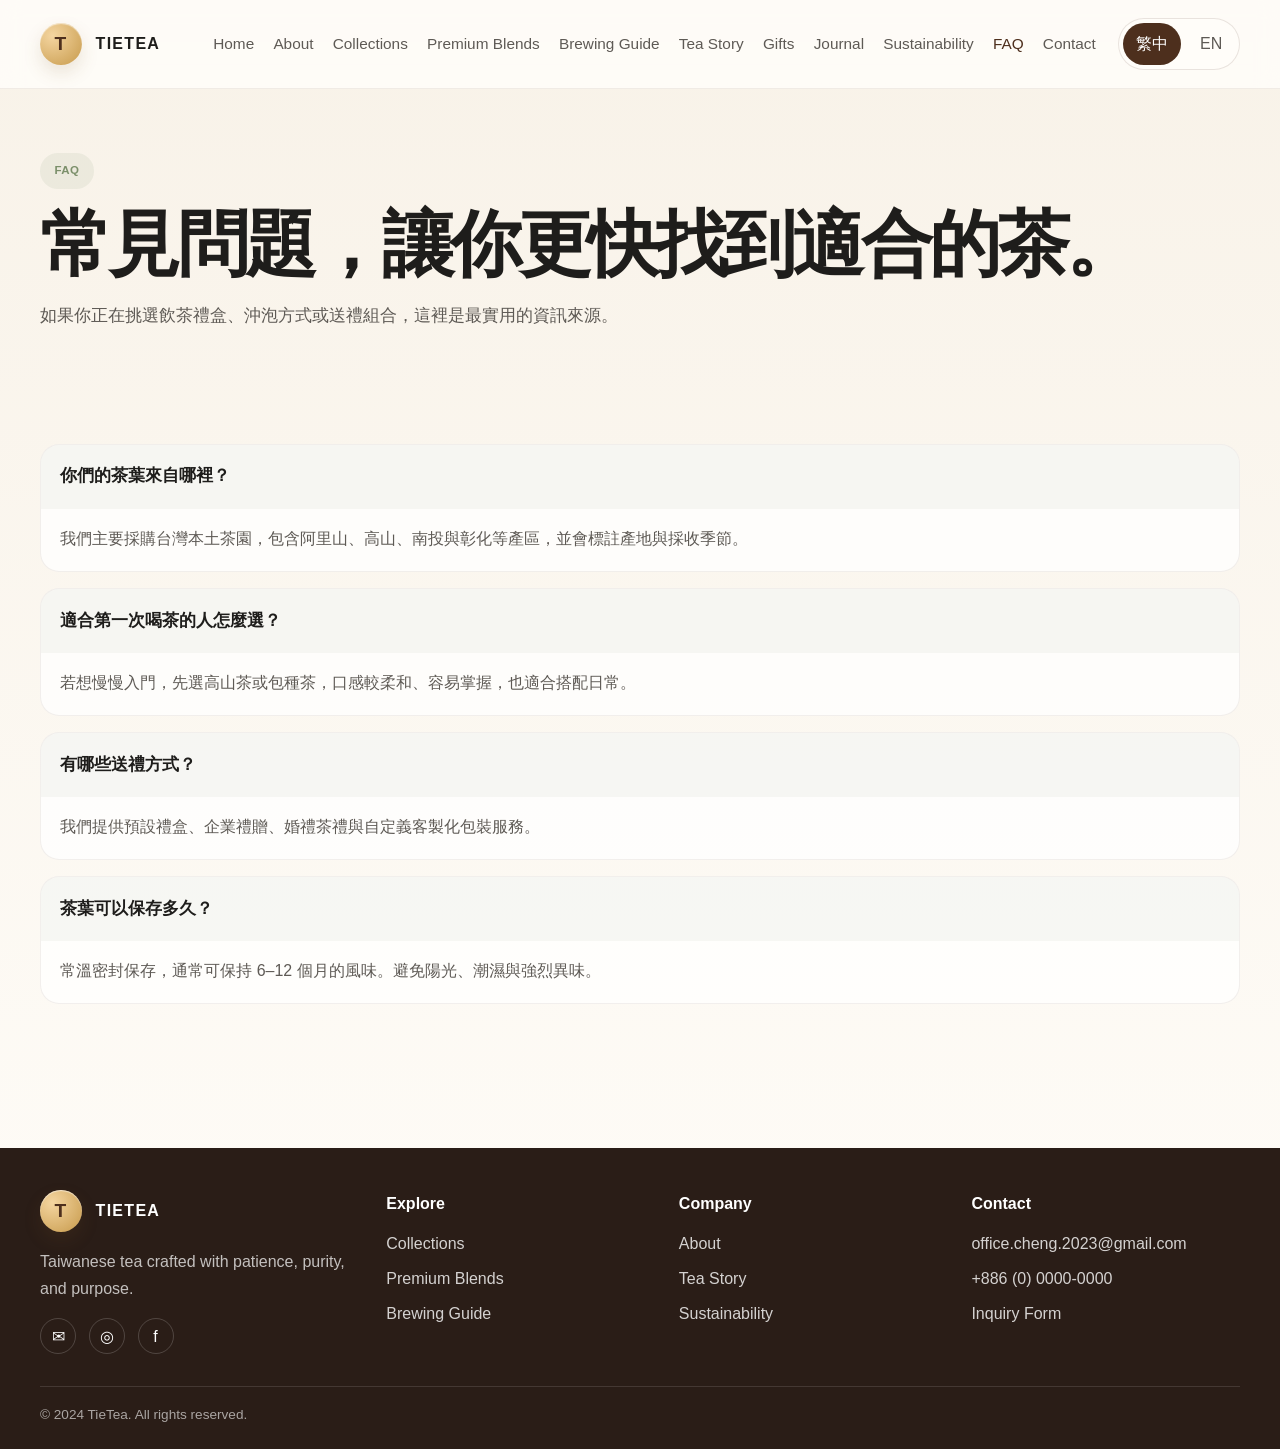
<file: faq.html>
<!DOCTYPE html>
<html lang="zh-Hant">
  <head>
    <!-- Google tag (gtag.js) -->
    <script async src="https://www.googletagmanager.com/gtag/js?id=AW-18498996146"></script>
    <script>
      window.dataLayer = window.dataLayer || [];
      function gtag(){dataLayer.push(arguments);}
      gtag('js', new Date());
      gtag('config', 'AW-18498996146');
    </script>
    <link rel="icon" type="image/svg+xml" href="assets/site-icon.svg" />
    <meta charset="UTF-8" />
    <meta name="viewport" content="width=device-width, initial-scale=1.0" />
    <title>FAQ | TieTea</title>
    <meta name="description" content="Frequently asked questions about tea orders, brewing, and gifts from TieTea." />
    <link rel="stylesheet" href="assets/css/style.css" />
    <script defer src="assets/js/main.js"></script>
  </head>
  <body data-lang="zh">
    <header class="site-header">
      <div class="container header-inner">
        <a class="brand" href="index.html"><span class="brand-mark">T</span><span>TieTea</span></a>
        <div class="nav-wrap">
          <nav class="site-nav" aria-label="Main navigation">
            <a href="index.html">Home</a>
            <a href="about.html">About</a>
            <a href="collections.html">Collections</a>
            <a href="premium-blends.html">Premium Blends</a>
            <a href="brewing-guide.html">Brewing Guide</a>
            <a href="tea-story.html">Tea Story</a>
            <a href="gift-boxes.html">Gifts</a>
            <a href="journal.html">Journal</a>
            <a href="sustainability.html">Sustainability</a>
            <a class="active" href="faq.html">FAQ</a>
            <a href="contact.html">Contact</a>
          </nav>
          <div class="lang-switcher"><button type="button" data-lang-switch="zh" class="active" aria-pressed="true">繁中</button><button type="button" data-lang-switch="en" aria-pressed="false">EN</button></div>
          <button class="nav-toggle" type="button" aria-label="Toggle navigation">☰</button>
        </div>
      </div>
    </header>

    <main>
      <section class="page-hero">
        <div class="container">
          <div class="eyebrow">FAQ</div>
          <div class="lang lang-zh"><h1>常見問題，讓你更快找到適合的茶。</h1><p>如果你正在挑選飲茶禮盒、沖泡方式或送禮組合，這裡是最實用的資訊來源。</p></div>
          <div class="lang lang-en" hidden><h1>Common questions to help you choose with confidence.</h1><p>Looking for tea gifts, brewing advice, or product recommendations? These answers cover the essentials.</p></div>
        </div>
      </section>

      <section class="section">
        <div class="container">
          <div class="faq-item">
            <div class="lang lang-zh"><h3>你們的茶葉來自哪裡？</h3><p>我們主要採購台灣本土茶園，包含阿里山、高山、南投與彰化等產區，並會標註產地與採收季節。</p></div>
            <div class="lang lang-en" hidden><h3>Where do your teas come from?</h3><p>We source mainly from Taiwanese tea regions including Alishan, mountain farms, Nantou, and Changhua. Each harvest includes origin and season info.</p></div>
          </div>
          <div class="faq-item">
            <div class="lang lang-zh"><h3>適合第一次喝茶的人怎麼選？</h3><p>若想慢慢入門，先選高山茶或包種茶，口感較柔和、容易掌握，也適合搭配日常。</p></div>
            <div class="lang lang-en" hidden><h3>What should beginners try first?</h3><p>For a gentle introduction, choose a high-mountain or Baozhong tea. They are smooth, approachable, and easy to brew well.</p></div>
          </div>
          <div class="faq-item">
            <div class="lang lang-zh"><h3>有哪些送禮方式？</h3><p>我們提供預設禮盒、企業禮贈、婚禮茶禮與自定義客製化包裝服務。</p></div>
            <div class="lang lang-en" hidden><h3>Do you offer tea gifts?</h3><p>Yes. We provide standard gift boxes, corporate gifts, wedding tea sets, and fully custom packaging for personal or business occasions.</p></div>
          </div>
          <div class="faq-item">
            <div class="lang lang-zh"><h3>茶葉可以保存多久？</h3><p>常溫密封保存，通常可保持 6–12 個月的風味。避免陽光、潮濕與強烈異味。</p></div>
            <div class="lang lang-en" hidden><h3>How long does tea stay fresh?</h3><p>Stored sealed and cool, tea usually stays fresh for 6–12 months. Keep it away from sunlight, moisture, and strong odors.</p></div>
          </div>
        </div>
      </section>
    </main>

    <footer>
      <div class="container footer-grid">
        <div><div class="brand" style="color: white; margin-bottom: 1rem;"><span class="brand-mark">T</span><span>TieTea</span></div><p class="plain-text" style="color: rgba(255,255,255,0.72);">Taiwanese tea crafted with patience, purity, and purpose.</p><div class="socials"><a href="mailto:office.cheng.2023@gmail.com" aria-label="Email">✉</a><a href="https://www.instagram.com" aria-label="Instagram">◎</a><a href="https://www.facebook.com" aria-label="Facebook">f</a></div></div>
        <div><h4>Explore</h4><ul><li><a href="collections.html">Collections</a></li><li><a href="premium-blends.html">Premium Blends</a></li><li><a href="brewing-guide.html">Brewing Guide</a></li></ul></div>
        <div><h4>Company</h4><ul><li><a href="about.html">About</a></li><li><a href="tea-story.html">Tea Story</a></li><li><a href="sustainability.html">Sustainability</a></li></ul></div>
        <div><h4>Contact</h4><ul><li><a href="mailto:office.cheng.2023@gmail.com">office.cheng.2023@gmail.com</a></li><li><a href="tel:+886000000000">+886 (0) 0000-0000</a></li><li><a href="contact.html">Inquiry Form</a></li></ul></div>
      </div>
      <div class="container copy">© 2024 TieTea. All rights reserved.</div>
    </footer>
  </body>
</html>
</file>
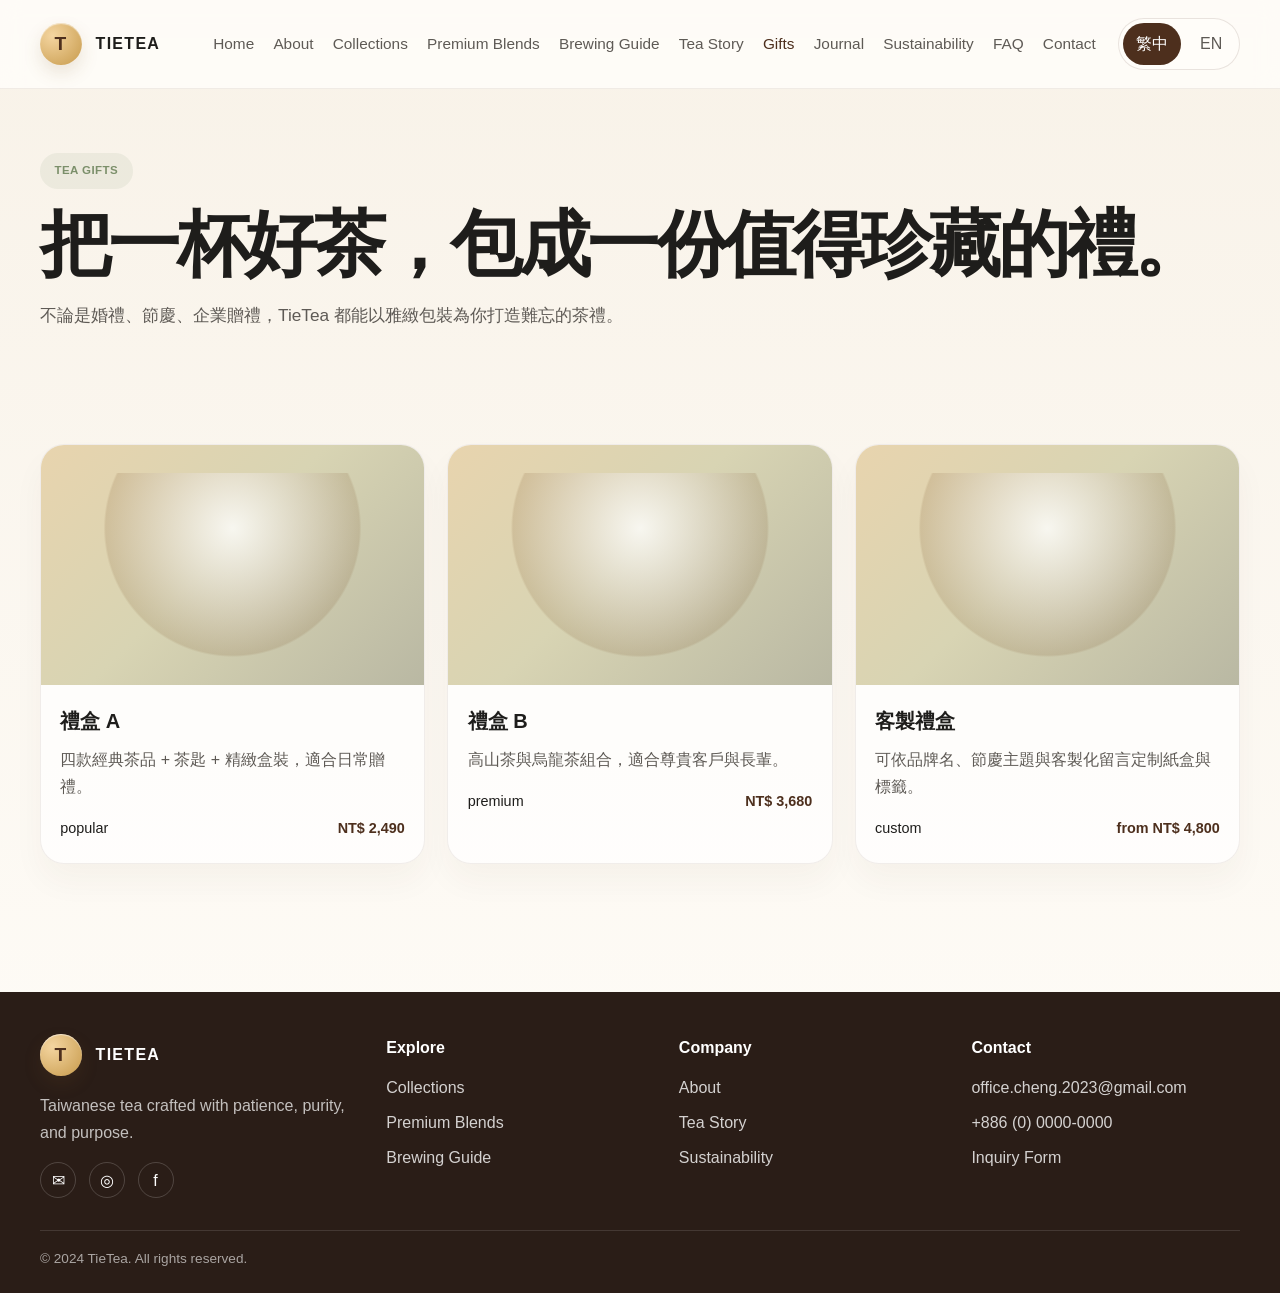
<file: gift-boxes.html>
<!DOCTYPE html>
<html lang="zh-Hant">
  <head>
    <!-- Google tag (gtag.js) -->
    <script async src="https://www.googletagmanager.com/gtag/js?id=AW-18498996146"></script>
    <script>
      window.dataLayer = window.dataLayer || [];
      function gtag(){dataLayer.push(arguments);}
      gtag('js', new Date());
      gtag('config', 'AW-18498996146');
    </script>
    <link rel="icon" type="image/svg+xml" href="assets/site-icon.svg" />
    <meta charset="UTF-8" />
    <meta name="viewport" content="width=device-width, initial-scale=1.0" />
    <title>Gift Boxes | TieTea</title>
    <meta name="description" content="Gift-ready tea boxes and custom tea gifting for weddings, corporate gifting, and special occasions." />
    <link rel="stylesheet" href="assets/css/style.css" />
    <script defer src="assets/js/main.js"></script>
  </head>
  <body data-lang="zh">
    <header class="site-header">
      <div class="container header-inner">
        <a class="brand" href="index.html"><span class="brand-mark">T</span><span>TieTea</span></a>
        <div class="nav-wrap">
          <nav class="site-nav" aria-label="Main navigation">
            <a href="index.html">Home</a>
            <a href="about.html">About</a>
            <a href="collections.html">Collections</a>
            <a href="premium-blends.html">Premium Blends</a>
            <a href="brewing-guide.html">Brewing Guide</a>
            <a href="tea-story.html">Tea Story</a>
            <a class="active" href="gift-boxes.html">Gifts</a>
            <a href="journal.html">Journal</a>
            <a href="sustainability.html">Sustainability</a>
            <a href="faq.html">FAQ</a>
            <a href="contact.html">Contact</a>
          </nav>
          <div class="lang-switcher"><button type="button" data-lang-switch="zh" class="active" aria-pressed="true">繁中</button><button type="button" data-lang-switch="en" aria-pressed="false">EN</button></div>
          <button class="nav-toggle" type="button" aria-label="Toggle navigation">☰</button>
        </div>
      </div>
    </header>

    <main>
      <section class="page-hero">
        <div class="container">
          <div class="eyebrow">Tea Gifts</div>
          <div class="lang lang-zh"><h1>把一杯好茶，包成一份值得珍藏的禮。</h1><p>不論是婚禮、節慶、企業贈禮，TieTea 都能以雅緻包裝為你打造難忘的茶禮。</p></div>
          <div class="lang lang-en" hidden><h1>A thoughtful tea gift can feel both personal and elegant.</h1><p>Whether for weddings, celebrations, or corporate gifting, TieTea creates meaningful tea gifts with refined presentation.</p></div>
        </div>
      </section>

      <section class="section">
        <div class="container grid-3">
          <article class="card product-card">
            <div class="card-image" aria-hidden="true"></div>
            <div class="card-body">
              <div class="lang lang-zh"><h3>禮盒 A</h3><p>四款經典茶品 + 茶匙 + 精緻盒裝，適合日常贈禮。</p></div>
              <div class="lang lang-en" hidden><h3>Gift Box A</h3><p>Four classic teas, bamboo scoop, and elegant packaging for everyday gifting.</p></div>
              <div class="meta-row"><span>popular</span><span class="price">NT$ 2,490</span></div>
            </div>
          </article>
          <article class="card product-card">
            <div class="card-image" aria-hidden="true"></div>
            <div class="card-body">
              <div class="lang lang-zh"><h3>禮盒 B</h3><p>高山茶與烏龍茶組合，適合尊貴客戶與長輩。</p></div>
              <div class="lang lang-en" hidden><h3>Gift Box B</h3><p>High-mountain tea and oolong pairing for valued clients and beloved elders.</p></div>
              <div class="meta-row"><span>premium</span><span class="price">NT$ 3,680</span></div>
            </div>
          </article>
          <article class="card product-card">
            <div class="card-image" aria-hidden="true"></div>
            <div class="card-body">
              <div class="lang lang-zh"><h3>客製禮盒</h3><p>可依品牌名、節慶主題與客製化留言定制紙盒與標籤。</p></div>
              <div class="lang lang-en" hidden><h3>Bespoke Gift Set</h3><p>Custom-branded boxes, event themes, and personalized notes for special occasions.</p></div>
              <div class="meta-row"><span>custom</span><span class="price">from NT$ 4,800</span></div>
            </div>
          </article>
        </div>
      </section>
    </main>

    <footer>
      <div class="container footer-grid">
        <div><div class="brand" style="color: white; margin-bottom: 1rem;"><span class="brand-mark">T</span><span>TieTea</span></div><p class="plain-text" style="color: rgba(255,255,255,0.72);">Taiwanese tea crafted with patience, purity, and purpose.</p><div class="socials"><a href="mailto:office.cheng.2023@gmail.com" aria-label="Email">✉</a><a href="https://www.instagram.com" aria-label="Instagram">◎</a><a href="https://www.facebook.com" aria-label="Facebook">f</a></div></div>
        <div><h4>Explore</h4><ul><li><a href="collections.html">Collections</a></li><li><a href="premium-blends.html">Premium Blends</a></li><li><a href="brewing-guide.html">Brewing Guide</a></li></ul></div>
        <div><h4>Company</h4><ul><li><a href="about.html">About</a></li><li><a href="tea-story.html">Tea Story</a></li><li><a href="sustainability.html">Sustainability</a></li></ul></div>
        <div><h4>Contact</h4><ul><li><a href="mailto:office.cheng.2023@gmail.com">office.cheng.2023@gmail.com</a></li><li><a href="tel:+886000000000">+886 (0) 0000-0000</a></li><li><a href="contact.html">Inquiry Form</a></li></ul></div>
      </div>
      <div class="container copy">© 2024 TieTea. All rights reserved.</div>
    </footer>
  </body>
</html>
</file>
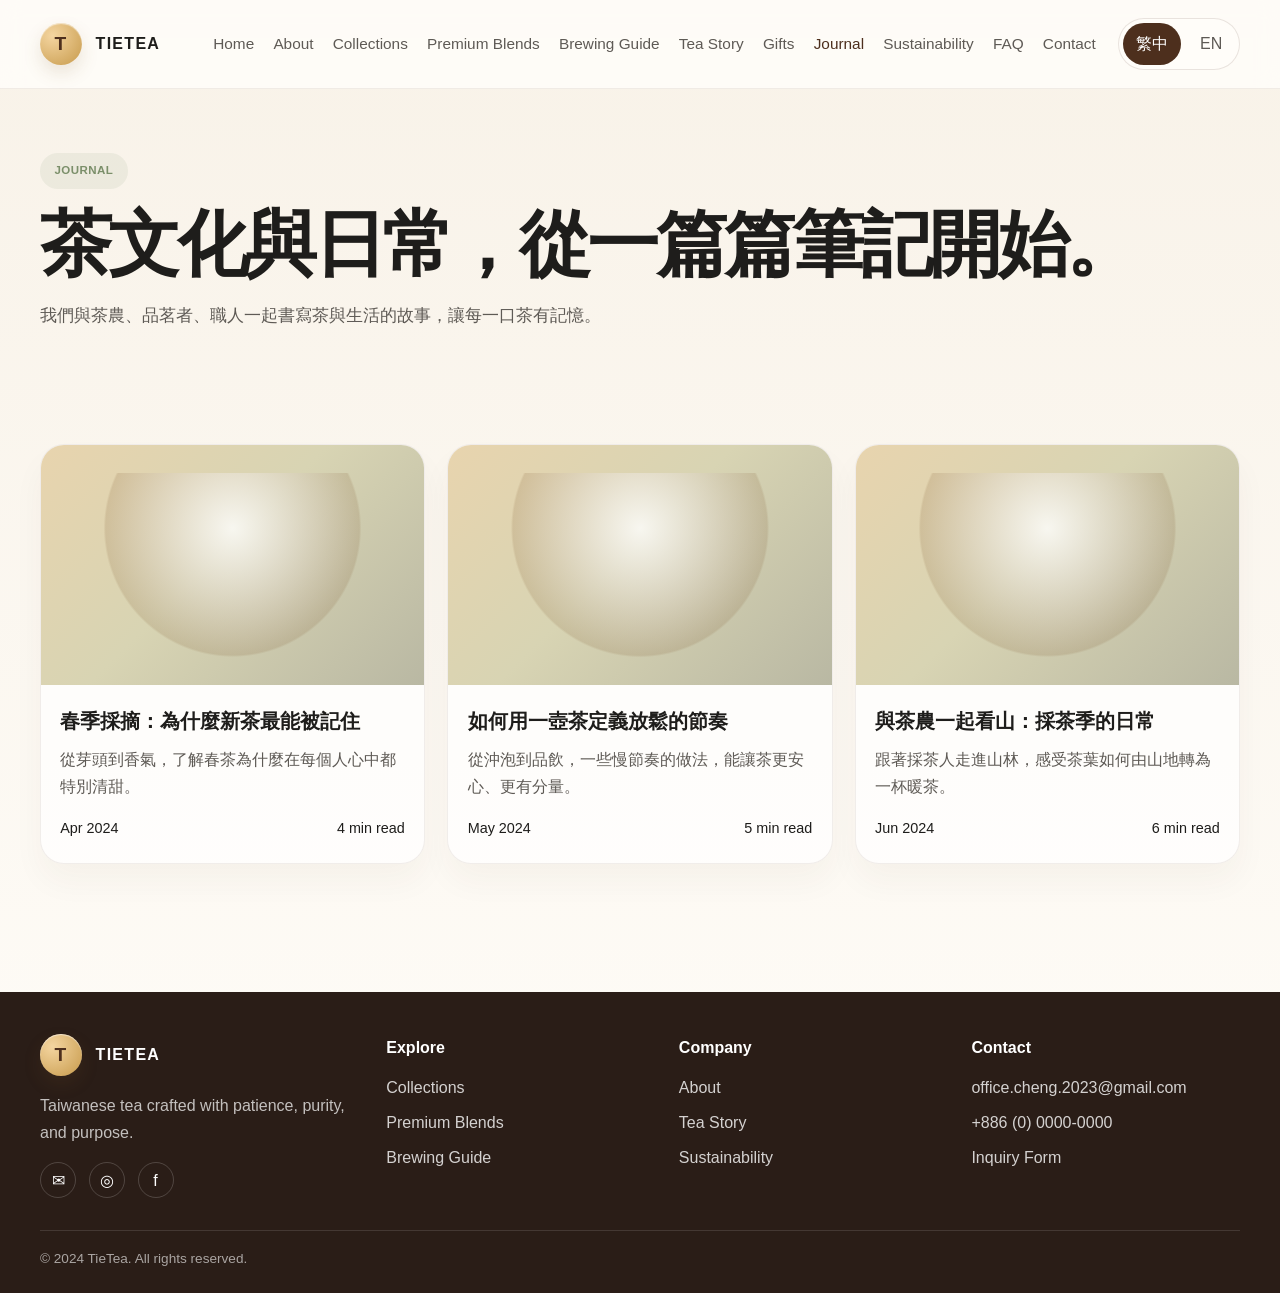
<file: journal.html>
<!DOCTYPE html>
<html lang="zh-Hant">
  <head>
    <!-- Google tag (gtag.js) -->
    <script async src="https://www.googletagmanager.com/gtag/js?id=AW-18498996146"></script>
    <script>
      window.dataLayer = window.dataLayer || [];
      function gtag(){dataLayer.push(arguments);}
      gtag('js', new Date());
      gtag('config', 'AW-18498996146');
    </script>
    <link rel="icon" type="image/svg+xml" href="assets/site-icon.svg" />
    <meta charset="UTF-8" />
    <meta name="viewport" content="width=device-width, initial-scale=1.0" />
    <title>Journal | TieTea</title>
    <meta name="description" content="Tea journal featuring seasonal tea notes, tasting reflections, and brewing articles from TieTea." />
    <link rel="stylesheet" href="assets/css/style.css" />
    <script defer src="assets/js/main.js"></script>
  </head>
  <body data-lang="zh">
    <header class="site-header">
      <div class="container header-inner">
        <a class="brand" href="index.html"><span class="brand-mark">T</span><span>TieTea</span></a>
        <div class="nav-wrap">
          <nav class="site-nav" aria-label="Main navigation">
            <a href="index.html">Home</a>
            <a href="about.html">About</a>
            <a href="collections.html">Collections</a>
            <a href="premium-blends.html">Premium Blends</a>
            <a href="brewing-guide.html">Brewing Guide</a>
            <a href="tea-story.html">Tea Story</a>
            <a href="gift-boxes.html">Gifts</a>
            <a class="active" href="journal.html">Journal</a>
            <a href="sustainability.html">Sustainability</a>
            <a href="faq.html">FAQ</a>
            <a href="contact.html">Contact</a>
          </nav>
          <div class="lang-switcher"><button type="button" data-lang-switch="zh" class="active" aria-pressed="true">繁中</button><button type="button" data-lang-switch="en" aria-pressed="false">EN</button></div>
          <button class="nav-toggle" type="button" aria-label="Toggle navigation">☰</button>
        </div>
      </div>
    </header>

    <main>
      <section class="page-hero">
        <div class="container">
          <div class="eyebrow">Journal</div>
          <div class="lang lang-zh"><h1>茶文化與日常，從一篇篇筆記開始。</h1><p>我們與茶農、品茗者、職人一起書寫茶與生活的故事，讓每一口茶有記憶。</p></div>
          <div class="lang lang-en" hidden><h1>Tea culture lives in notes, rituals, and stories.</h1><p>We document the rhythm of tea with tips, seasonal insights, and reflections from growers and enthusiasts.</p></div>
        </div>
      </section>

      <section class="section">
        <div class="container grid-3">
          <article class="card post-card">
            <div class="card-image" aria-hidden="true"></div>
            <div class="card-body">
              <div class="lang lang-zh"><h3>春季採摘：為什麼新茶最能被記住</h3><p>從芽頭到香氣，了解春茶為什麼在每個人心中都特別清甜。</p></div>
              <div class="lang lang-en" hidden><h3>Spring Harvest: Why Fresh Tea Lingers</h3><p>The first flush is fragrant, sweet, and delicate—an expression of the year's first clarity.</p></div>
              <div class="meta-row"><span>Apr 2024</span><span>4 min read</span></div>
            </div>
          </article>
          <article class="card post-card">
            <div class="card-image" aria-hidden="true"></div>
            <div class="card-body">
              <div class="lang lang-zh"><h3>如何用一壺茶定義放鬆的節奏</h3><p>從沖泡到品飲，一些慢節奏的做法，能讓茶更安心、更有分量。</p></div>
              <div class="lang lang-en" hidden><h3>How to Slow Down With One Pot of Tea</h3><p>Tea can become a ritual of breath, stillness, and meaningful pause in a busy day.</p></div>
              <div class="meta-row"><span>May 2024</span><span>5 min read</span></div>
            </div>
          </article>
          <article class="card post-card">
            <div class="card-image" aria-hidden="true"></div>
            <div class="card-body">
              <div class="lang lang-zh"><h3>與茶農一起看山：採茶季的日常</h3><p>跟著採茶人走進山林，感受茶葉如何由山地轉為一杯暖茶。</p></div>
              <div class="lang lang-en" hidden><h3>Following the Growers Into the Hills</h3><p>A field journal on the rhythm of picking, sorting, and preparing the harvest.</p></div>
              <div class="meta-row"><span>Jun 2024</span><span>6 min read</span></div>
            </div>
          </article>
        </div>
      </section>
    </main>

    <footer>
      <div class="container footer-grid">
        <div><div class="brand" style="color: white; margin-bottom: 1rem;"><span class="brand-mark">T</span><span>TieTea</span></div><p class="plain-text" style="color: rgba(255,255,255,0.72);">Taiwanese tea crafted with patience, purity, and purpose.</p><div class="socials"><a href="mailto:office.cheng.2023@gmail.com" aria-label="Email">✉</a><a href="https://www.instagram.com" aria-label="Instagram">◎</a><a href="https://www.facebook.com" aria-label="Facebook">f</a></div></div>
        <div><h4>Explore</h4><ul><li><a href="collections.html">Collections</a></li><li><a href="premium-blends.html">Premium Blends</a></li><li><a href="brewing-guide.html">Brewing Guide</a></li></ul></div>
        <div><h4>Company</h4><ul><li><a href="about.html">About</a></li><li><a href="tea-story.html">Tea Story</a></li><li><a href="sustainability.html">Sustainability</a></li></ul></div>
        <div><h4>Contact</h4><ul><li><a href="mailto:office.cheng.2023@gmail.com">office.cheng.2023@gmail.com</a></li><li><a href="tel:+886000000000">+886 (0) 0000-0000</a></li><li><a href="contact.html">Inquiry Form</a></li></ul></div>
      </div>
      <div class="container copy">© 2024 TieTea. All rights reserved.</div>
    </footer>
  </body>
</html>
</file>
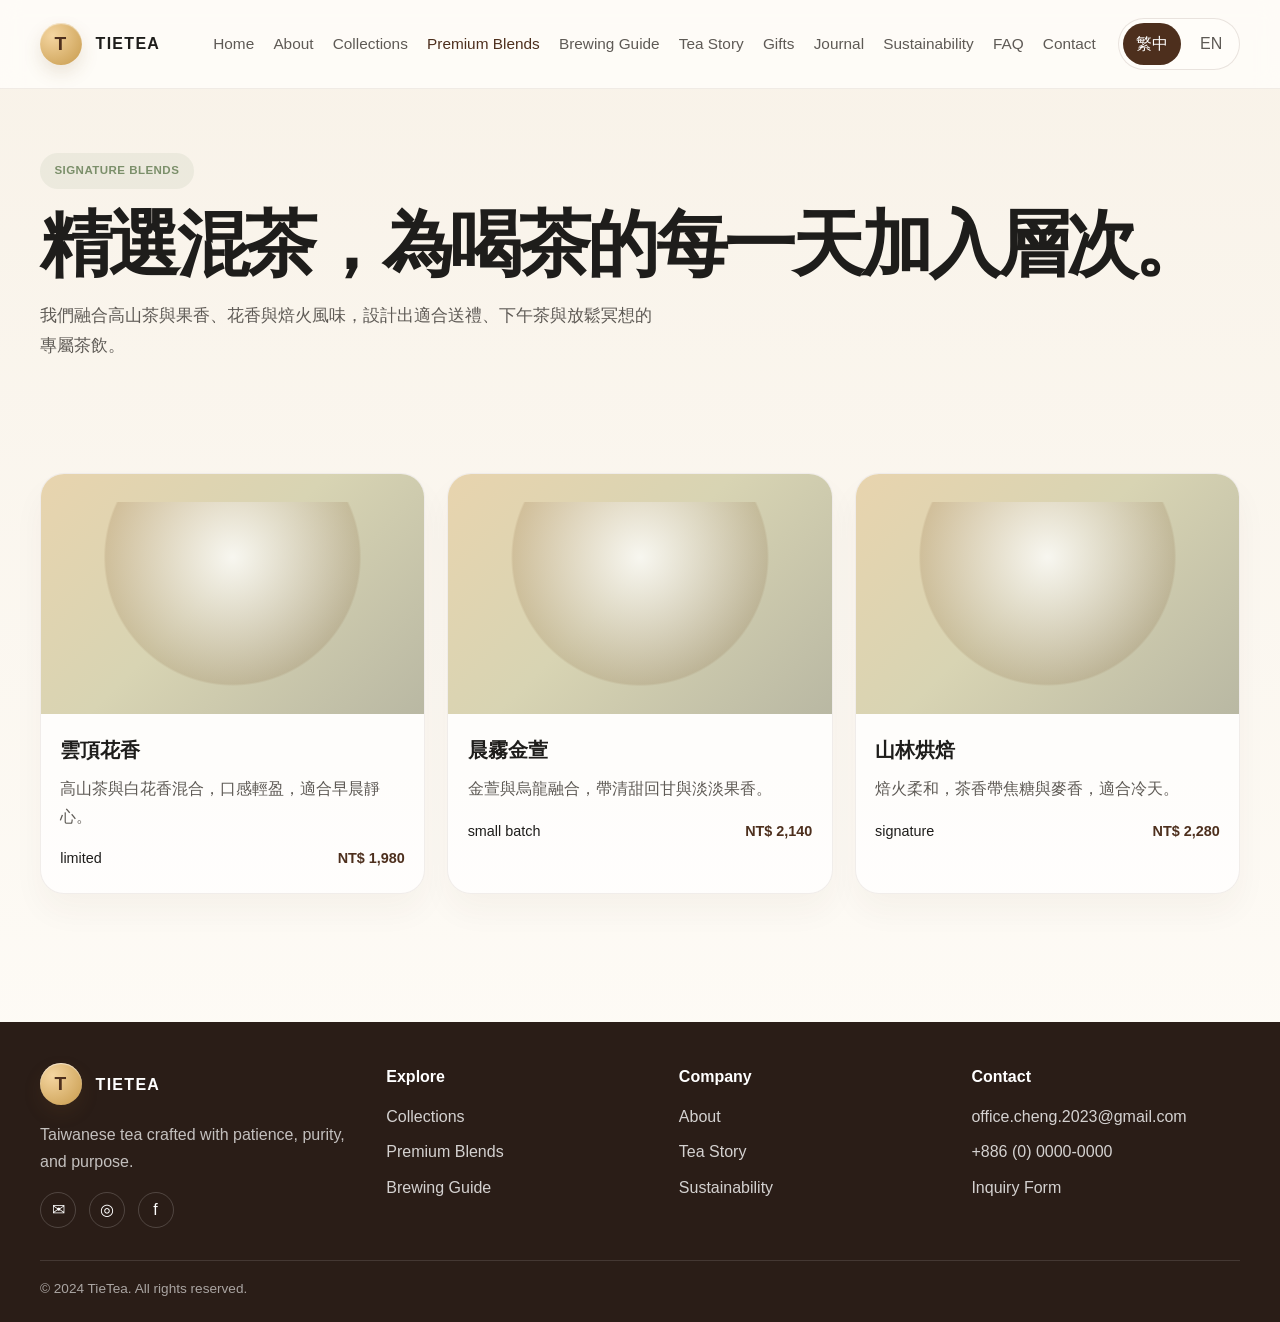
<file: premium-blends.html>
<!DOCTYPE html>
<html lang="zh-Hant">
  <head>
    <!-- Google tag (gtag.js) -->
    <script async src="https://www.googletagmanager.com/gtag/js?id=AW-18498996146"></script>
    <script>
      window.dataLayer = window.dataLayer || [];
      function gtag(){dataLayer.push(arguments);}
      gtag('js', new Date());
      gtag('config', 'AW-18498996146');
    </script>
    <link rel="icon" type="image/svg+xml" href="assets/site-icon.svg" />
    <meta charset="UTF-8" />
    <meta name="viewport" content="width=device-width, initial-scale=1.0" />
    <title>Premium Blends | TieTea</title>
    <meta name="description" content="TieTea premium tea blends combining Taiwanese tea character with gourmet layering and elegant gifting." />
    <link rel="stylesheet" href="assets/css/style.css" />
    <script defer src="assets/js/main.js"></script>
  </head>
  <body data-lang="zh">
    <header class="site-header">
      <div class="container header-inner">
        <a class="brand" href="index.html"><span class="brand-mark">T</span><span>TieTea</span></a>
        <div class="nav-wrap">
          <nav class="site-nav" aria-label="Main navigation">
            <a href="index.html">Home</a>
            <a href="about.html">About</a>
            <a href="collections.html">Collections</a>
            <a class="active" href="premium-blends.html">Premium Blends</a>
            <a href="brewing-guide.html">Brewing Guide</a>
            <a href="tea-story.html">Tea Story</a>
            <a href="gift-boxes.html">Gifts</a>
            <a href="journal.html">Journal</a>
            <a href="sustainability.html">Sustainability</a>
            <a href="faq.html">FAQ</a>
            <a href="contact.html">Contact</a>
          </nav>
          <div class="lang-switcher"><button type="button" data-lang-switch="zh" class="active" aria-pressed="true">繁中</button><button type="button" data-lang-switch="en" aria-pressed="false">EN</button></div>
          <button class="nav-toggle" type="button" aria-label="Toggle navigation">☰</button>
        </div>
      </div>
    </header>

    <main>
      <section class="page-hero">
        <div class="container">
          <div class="eyebrow">Signature Blends</div>
          <div class="lang lang-zh"><h1>精選混茶，為喝茶的每一天加入層次。</h1><p>我們融合高山茶與果香、花香與焙火風味，設計出適合送禮、下午茶與放鬆冥想的專屬茶飲。</p></div>
          <div class="lang lang-en" hidden><h1>Signature blends that add texture to every day.</h1><p>Our blends bring together mountain tea, fruit brightness, floral lift, and gentle roast to suit gifting, afternoon tea, and mindful relaxation.</p></div>
        </div>
      </section>

      <section class="section">
        <div class="container grid-3">
          <article class="card product-card">
            <div class="card-image" aria-hidden="true"></div>
            <div class="card-body">
              <div class="lang lang-zh"><h3>雲頂花香</h3><p>高山茶與白花香混合，口感輕盈，適合早晨靜心。</p></div>
              <div class="lang lang-en" hidden><h3>Cloudtop Bloom</h3><p>High-mountain tea and white floral finish for a light, uplifting morning brew.</p></div>
              <div class="meta-row"><span>limited</span><span class="price">NT$ 1,980</span></div>
            </div>
          </article>
          <article class="card product-card">
            <div class="card-image" aria-hidden="true"></div>
            <div class="card-body">
              <div class="lang lang-zh"><h3>晨霧金萱</h3><p>金萱與烏龍融合，帶清甜回甘與淡淡果香。</p></div>
              <div class="lang lang-en" hidden><h3>Morning Mist Jasmine</h3><p>Jin Xuan with oolong character for bright sweetness and soft fruit lift.</p></div>
              <div class="meta-row"><span>small batch</span><span class="price">NT$ 2,140</span></div>
            </div>
          </article>
          <article class="card product-card">
            <div class="card-image" aria-hidden="true"></div>
            <div class="card-body">
              <div class="lang lang-zh"><h3>山林烘焙</h3><p>焙火柔和，茶香帶焦糖與麥香，適合冷天。</p></div>
              <div class="lang lang-en" hidden><h3>Forest Roast</h3><p>Gentle roast with caramel warmth and toasted grain depth for cool evenings.</p></div>
              <div class="meta-row"><span>signature</span><span class="price">NT$ 2,280</span></div>
            </div>
          </article>
        </div>
      </section>
    </main>

    <footer>
      <div class="container footer-grid">
        <div><div class="brand" style="color: white; margin-bottom: 1rem;"><span class="brand-mark">T</span><span>TieTea</span></div><p class="plain-text" style="color: rgba(255,255,255,0.72);">Taiwanese tea crafted with patience, purity, and purpose.</p><div class="socials"><a href="mailto:office.cheng.2023@gmail.com" aria-label="Email">✉</a><a href="https://www.instagram.com" aria-label="Instagram">◎</a><a href="https://www.facebook.com" aria-label="Facebook">f</a></div></div>
        <div><h4>Explore</h4><ul><li><a href="collections.html">Collections</a></li><li><a href="premium-blends.html">Premium Blends</a></li><li><a href="brewing-guide.html">Brewing Guide</a></li></ul></div>
        <div><h4>Company</h4><ul><li><a href="about.html">About</a></li><li><a href="tea-story.html">Tea Story</a></li><li><a href="sustainability.html">Sustainability</a></li></ul></div>
        <div><h4>Contact</h4><ul><li><a href="mailto:office.cheng.2023@gmail.com">office.cheng.2023@gmail.com</a></li><li><a href="tel:+886000000000">+886 (0) 0000-0000</a></li><li><a href="contact.html">Inquiry Form</a></li></ul></div>
      </div>
      <div class="container copy">© 2024 TieTea. All rights reserved.</div>
    </footer>
  </body>
</html>
</file>
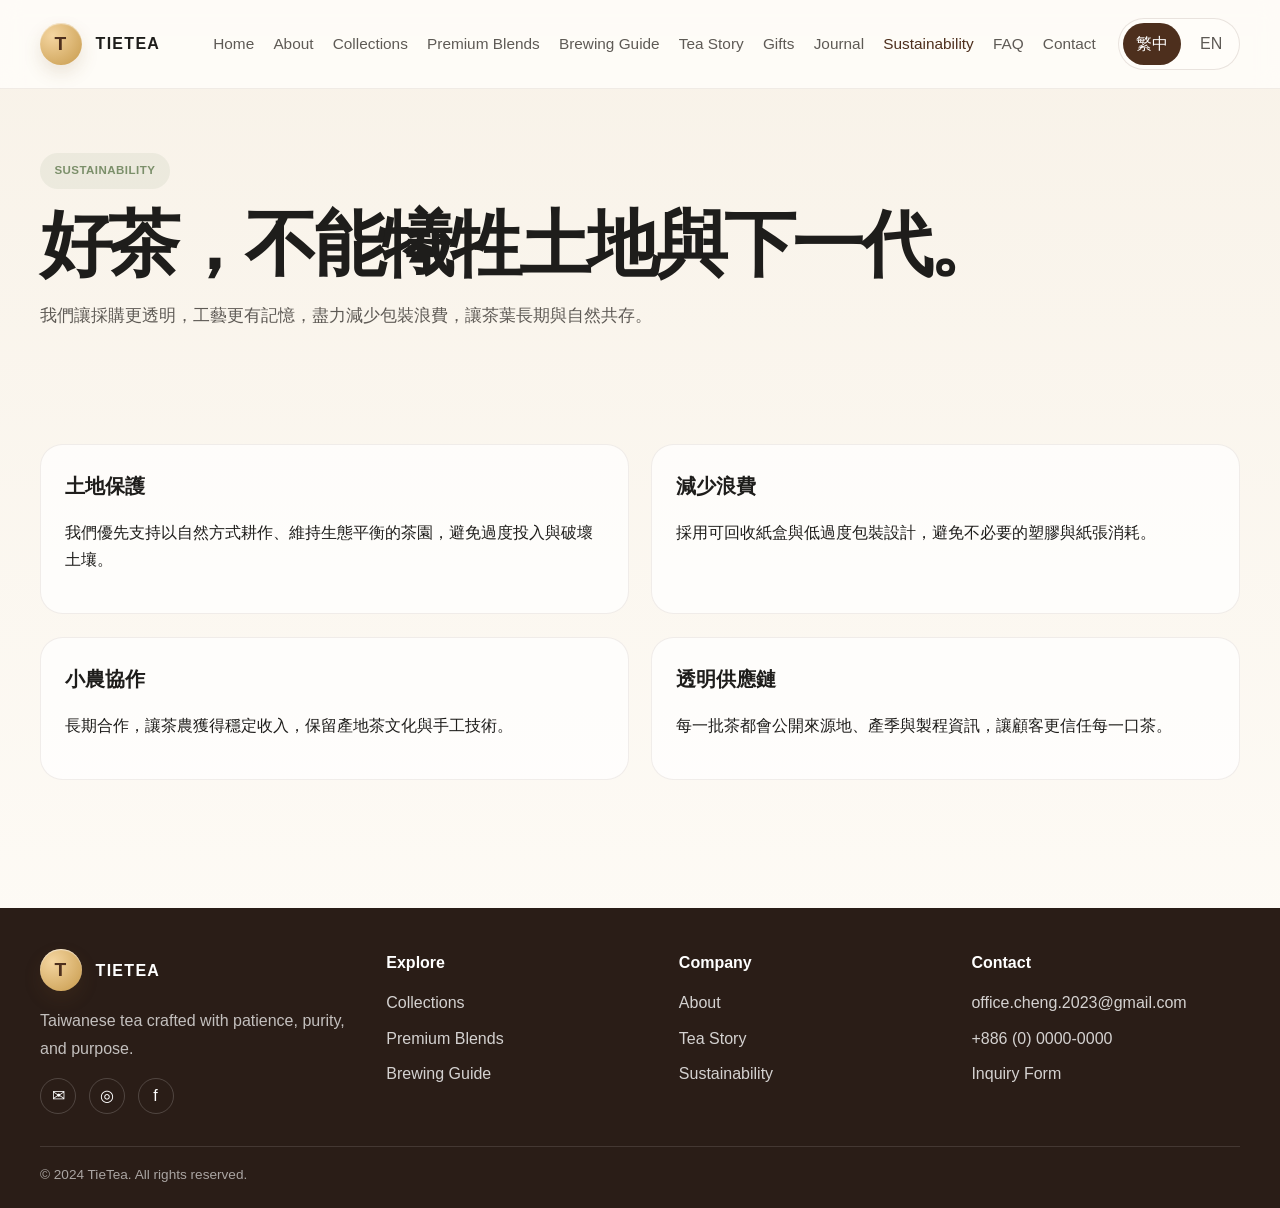
<file: sustainability.html>
<!DOCTYPE html>
<html lang="zh-Hant">
  <head>
    <!-- Google tag (gtag.js) -->
    <script async src="https://www.googletagmanager.com/gtag/js?id=AW-18498996146"></script>
    <script>
      window.dataLayer = window.dataLayer || [];
      function gtag(){dataLayer.push(arguments);}
      gtag('js', new Date());
      gtag('config', 'AW-18498996146');
    </script>
    <link rel="icon" type="image/svg+xml" href="assets/site-icon.svg" />
    <meta charset="UTF-8" />
    <meta name="viewport" content="width=device-width, initial-scale=1.0" />
    <title>Sustainability | TieTea</title>
    <meta name="description" content="TieTea sustainability practices focus on ethical sourcing, regenerative tea growing, and reducing waste." />
    <link rel="stylesheet" href="assets/css/style.css" />
    <script defer src="assets/js/main.js"></script>
  </head>
  <body data-lang="zh">
    <header class="site-header">
      <div class="container header-inner">
        <a class="brand" href="index.html"><span class="brand-mark">T</span><span>TieTea</span></a>
        <div class="nav-wrap">
          <nav class="site-nav" aria-label="Main navigation">
            <a href="index.html">Home</a>
            <a href="about.html">About</a>
            <a href="collections.html">Collections</a>
            <a href="premium-blends.html">Premium Blends</a>
            <a href="brewing-guide.html">Brewing Guide</a>
            <a href="tea-story.html">Tea Story</a>
            <a href="gift-boxes.html">Gifts</a>
            <a href="journal.html">Journal</a>
            <a class="active" href="sustainability.html">Sustainability</a>
            <a href="faq.html">FAQ</a>
            <a href="contact.html">Contact</a>
          </nav>
          <div class="lang-switcher"><button type="button" data-lang-switch="zh" class="active" aria-pressed="true">繁中</button><button type="button" data-lang-switch="en" aria-pressed="false">EN</button></div>
          <button class="nav-toggle" type="button" aria-label="Toggle navigation">☰</button>
        </div>
      </div>
    </header>

    <main>
      <section class="page-hero">
        <div class="container">
          <div class="eyebrow">Sustainability</div>
          <div class="lang lang-zh"><h1>好茶，不能犧牲土地與下一代。</h1><p>我們讓採購更透明，工藝更有記憶，盡力減少包裝浪費，讓茶葉長期與自然共存。</p></div>
          <div class="lang lang-en" hidden><h1>Good tea should not cost the earth.</h1><p>We aim for transparent sourcing, respectful processing, and thoughtful packaging to keep tea in harmony with the land.</p></div>
        </div>
      </section>

      <section class="section">
        <div class="container info-grid">
          <div class="info-panel">
            <div class="lang lang-zh"><h3>土地保護</h3><p>我們優先支持以自然方式耕作、維持生態平衡的茶園，避免過度投入與破壞土壤。</p></div>
            <div class="lang lang-en" hidden><h3>Land Care</h3><p>We prioritize growers who work with nature, preserve biodiversity, and maintain sustainable soil health.</p></div>
          </div>
          <div class="info-panel">
            <div class="lang lang-zh"><h3>減少浪費</h3><p>採用可回收紙盒與低過度包裝設計，避免不必要的塑膠與紙張消耗。</p></div>
            <div class="lang lang-en" hidden><h3>Waste Reduction</h3><p>We use recyclable packaging and simplified designs to reduce plastic and excess material use.</p></div>
          </div>
          <div class="info-panel">
            <div class="lang lang-zh"><h3>小農協作</h3><p>長期合作，讓茶農獲得穩定收入，保留產地茶文化與手工技術。</p></div>
            <div class="lang lang-en" hidden><h3>Farmer Partnerships</h3><p>Long-term cooperation gives growers stable income and helps preserve local tea culture and craftsmanship.</p></div>
          </div>
          <div class="info-panel">
            <div class="lang lang-zh"><h3>透明供應鏈</h3><p>每一批茶都會公開來源地、產季與製程資訊，讓顧客更信任每一口茶。</p></div>
            <div class="lang lang-en" hidden><h3>Transparent Supply</h3><p>We share origin, harvest season, and production notes so customers know exactly what they are drinking.</p></div>
          </div>
        </div>
      </section>
    </main>

    <footer>
      <div class="container footer-grid">
        <div><div class="brand" style="color: white; margin-bottom: 1rem;"><span class="brand-mark">T</span><span>TieTea</span></div><p class="plain-text" style="color: rgba(255,255,255,0.72);">Taiwanese tea crafted with patience, purity, and purpose.</p><div class="socials"><a href="mailto:office.cheng.2023@gmail.com" aria-label="Email">✉</a><a href="https://www.instagram.com" aria-label="Instagram">◎</a><a href="https://www.facebook.com" aria-label="Facebook">f</a></div></div>
        <div><h4>Explore</h4><ul><li><a href="collections.html">Collections</a></li><li><a href="premium-blends.html">Premium Blends</a></li><li><a href="brewing-guide.html">Brewing Guide</a></li></ul></div>
        <div><h4>Company</h4><ul><li><a href="about.html">About</a></li><li><a href="tea-story.html">Tea Story</a></li><li><a href="sustainability.html">Sustainability</a></li></ul></div>
        <div><h4>Contact</h4><ul><li><a href="mailto:office.cheng.2023@gmail.com">office.cheng.2023@gmail.com</a></li><li><a href="tel:+886000000000">+886 (0) 0000-0000</a></li><li><a href="contact.html">Inquiry Form</a></li></ul></div>
      </div>
      <div class="container copy">© 2024 TieTea. All rights reserved.</div>
    </footer>
  </body>
</html>
</file>
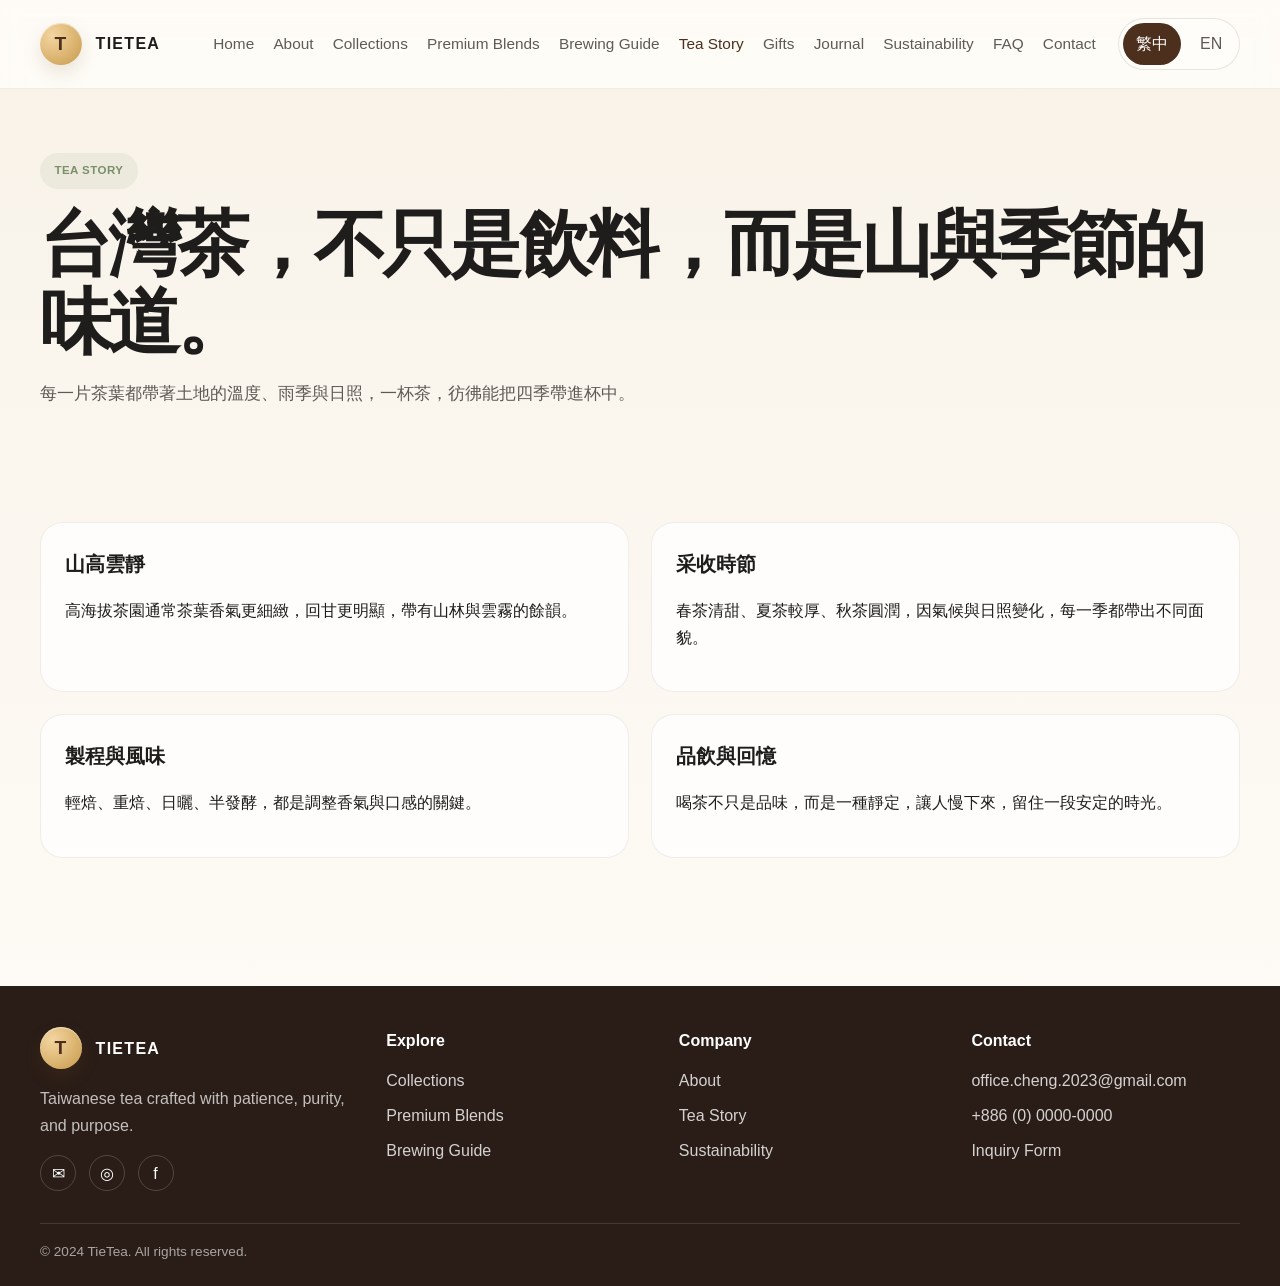
<file: tea-story.html>
<!DOCTYPE html>
<html lang="zh-Hant">
  <head>
    <!-- Google tag (gtag.js) -->
    <script async src="https://www.googletagmanager.com/gtag/js?id=AW-18498996146"></script>
    <script>
      window.dataLayer = window.dataLayer || [];
      function gtag(){dataLayer.push(arguments);}
      gtag('js', new Date());
      gtag('config', 'AW-18498996146');
    </script>
    <link rel="icon" type="image/svg+xml" href="assets/site-icon.svg" />
    <meta charset="UTF-8" />
    <meta name="viewport" content="width=device-width, initial-scale=1.0" />
    <title>Tea Story | TieTea</title>
    <meta name="description" content="The story behind Taiwan tea cultivation and TieTea's heritage approach to tea sourcing and tasting." />
    <link rel="stylesheet" href="assets/css/style.css" />
    <script defer src="assets/js/main.js"></script>
  </head>
  <body data-lang="zh">
    <header class="site-header">
      <div class="container header-inner">
        <a class="brand" href="index.html"><span class="brand-mark">T</span><span>TieTea</span></a>
        <div class="nav-wrap">
          <nav class="site-nav" aria-label="Main navigation">
            <a href="index.html">Home</a>
            <a href="about.html">About</a>
            <a href="collections.html">Collections</a>
            <a href="premium-blends.html">Premium Blends</a>
            <a href="brewing-guide.html">Brewing Guide</a>
            <a class="active" href="tea-story.html">Tea Story</a>
            <a href="gift-boxes.html">Gifts</a>
            <a href="journal.html">Journal</a>
            <a href="sustainability.html">Sustainability</a>
            <a href="faq.html">FAQ</a>
            <a href="contact.html">Contact</a>
          </nav>
          <div class="lang-switcher"><button type="button" data-lang-switch="zh" class="active" aria-pressed="true">繁中</button><button type="button" data-lang-switch="en" aria-pressed="false">EN</button></div>
          <button class="nav-toggle" type="button" aria-label="Toggle navigation">☰</button>
        </div>
      </div>
    </header>

    <main>
      <section class="page-hero">
        <div class="container">
          <div class="eyebrow">Tea Story</div>
          <div class="lang lang-zh"><h1>台灣茶，不只是飲料，而是山與季節的味道。</h1><p>每一片茶葉都帶著土地的溫度、雨季與日照，一杯茶，彷彿能把四季帶進杯中。</p></div>
          <div class="lang lang-en" hidden><h1>Taiwan tea is more than a beverage—it is a taste of place.</h1><p>Every leaf carries weather, elevation, and a particular season. Tea becomes a way to sip the landscape itself.</p></div>
        </div>
      </section>

      <section class="section">
        <div class="container info-grid">
          <div class="info-panel">
            <div class="lang lang-zh"><h3>山高雲靜</h3><p>高海拔茶園通常茶葉香氣更細緻，回甘更明顯，帶有山林與雲霧的餘韻。</p></div>
            <div class="lang lang-en" hidden><h3>High Elevation</h3><p>Mountain-grown tea tends to be more delicate and aromatic, with sweeter, cleaner finishes and the lingering feel of cool mist.</p></div>
          </div>
          <div class="info-panel">
            <div class="lang lang-zh"><h3>采收時節</h3><p>春茶清甜、夏茶較厚、秋茶圓潤，因氣候與日照變化，每一季都帶出不同面貌。</p></div>
            <div class="lang lang-en" hidden><h3>Seasonality</h3><p>Spring teas are bright and sweet; summer teas are thicker; autumn harvests tend to be rounder and more layered.</p></div>
          </div>
          <div class="info-panel">
            <div class="lang lang-zh"><h3>製程與風味</h3><p>輕焙、重焙、日曬、半發酵，都是調整香氣與口感的關鍵。</p></div>
            <div class="lang lang-en" hidden><h3>Craft and Process</h3><p>Light roast, heavy roast, sun-drying, and partial oxidation all reshape aroma, body, and aftertaste.</p></div>
          </div>
          <div class="info-panel">
            <div class="lang lang-zh"><h3>品飲與回憶</h3><p>喝茶不只是品味，而是一種靜定，讓人慢下來，留住一段安定的時光。</p></div>
            <div class="lang lang-en" hidden><h3>Tasting and Memory</h3><p>Tea is more than taste—it is a ritual of calm. It encourages time to slow down and notice the moment.</p></div>
          </div>
        </div>
      </section>
    </main>

    <footer>
      <div class="container footer-grid">
        <div><div class="brand" style="color: white; margin-bottom: 1rem;"><span class="brand-mark">T</span><span>TieTea</span></div><p class="plain-text" style="color: rgba(255,255,255,0.72);">Taiwanese tea crafted with patience, purity, and purpose.</p><div class="socials"><a href="mailto:office.cheng.2023@gmail.com" aria-label="Email">✉</a><a href="https://www.instagram.com" aria-label="Instagram">◎</a><a href="https://www.facebook.com" aria-label="Facebook">f</a></div></div>
        <div><h4>Explore</h4><ul><li><a href="collections.html">Collections</a></li><li><a href="premium-blends.html">Premium Blends</a></li><li><a href="brewing-guide.html">Brewing Guide</a></li></ul></div>
        <div><h4>Company</h4><ul><li><a href="about.html">About</a></li><li><a href="tea-story.html">Tea Story</a></li><li><a href="sustainability.html">Sustainability</a></li></ul></div>
        <div><h4>Contact</h4><ul><li><a href="mailto:office.cheng.2023@gmail.com">office.cheng.2023@gmail.com</a></li><li><a href="tel:+886000000000">+886 (0) 0000-0000</a></li><li><a href="contact.html">Inquiry Form</a></li></ul></div>
      </div>
      <div class="container copy">© 2024 TieTea. All rights reserved.</div>
    </footer>
  </body>
</html>
</file>
<file: assets/css/style.css>
:root {
  --bg: #f7f1e6;
  --panel: #fffdf9;
  --panel-strong: #efe2ce;
  --primary: #4d2f1d;
  --primary-soft: #7a4f2d;
  --sage: #7b8f6a;
  --gold: #c79a4b;
  --text: #1e1d1b;
  --muted: #5e5a55;
  --shadow: 0 24px 50px rgba(90, 62, 36, 0.12);
}

* { box-sizing: border-box; }
html { scroll-behavior: smooth; }
body {
  margin: 0;
  font-family: "Segoe UI", "Noto Sans TC", "PingFang TC", sans-serif;
  background: linear-gradient(180deg, #f8f2e8 0%, #fffdf9 100%);
  color: var(--text);
  line-height: 1.7;
}
img { max-width: 100%; display: block; }
a { color: inherit; text-decoration: none; }
button, input, textarea { font: inherit; }
.container { width: min(1200px, calc(100% - 2rem)); margin: 0 auto; }
.site-header { position: sticky; top: 0; z-index: 20; background: rgba(255, 253, 249, 0.85); backdrop-filter: blur(10px); border-bottom: 1px solid rgba(77, 47, 29, 0.08); }
.header-inner { display: flex; align-items: center; justify-content: space-between; gap: 1.5rem; min-height: 88px; }
.brand { display: flex; align-items: center; gap: 0.85rem; font-weight: 800; letter-spacing: 0.08em; text-transform: uppercase; }
.brand-mark { width: 42px; height: 42px; display: grid; place-items: center; border-radius: 50%; background: radial-gradient(circle at 30% 30%, #f4d5a0, var(--gold)); color: var(--primary); font-size: 1.2rem; box-shadow: inset 0 1px 1px rgba(255,255,255,0.6), 0 8px 18px rgba(125, 86, 42, 0.15); }
.nav-wrap { display: flex; align-items: center; gap: 1.4rem; }
.site-nav { display: flex; align-items: center; gap: 1.2rem; flex-wrap: wrap; }
.site-nav a { color: var(--muted); font-size: 0.96rem; transition: color 0.2s ease; }
.site-nav a:hover, .site-nav a.active { color: var(--primary); }
.lang-switcher { display: inline-flex; align-items: center; gap: 0.4rem; background: var(--panel); border: 1px solid rgba(77, 47, 29, 0.12); border-radius: 999px; padding: 0.25rem; }
.lang-switcher button { border: none; background: transparent; border-radius: 999px; padding: 0.45rem 0.8rem; color: var(--muted); cursor: pointer; transition: all 0.2s ease; }
.lang-switcher button.active { background: var(--primary); color: #fff; }
.nav-toggle { display: none; }
main { padding-bottom: 4rem; }
.hero { padding: 4.5rem 0 3rem; background: radial-gradient(circle at top right, rgba(199,154,75,0.22), transparent 28%), linear-gradient(135deg, rgba(255,255,255,0.3), rgba(239,226,206,0.25)); }
.hero-grid { display: grid; grid-template-columns: 1.2fr 0.9fr; align-items: center; gap: 2rem; }
.eyebrow { display: inline-flex; align-items: center; gap: 0.5rem; padding: 0.5rem 0.9rem; border-radius: 999px; background: rgba(123, 143, 106, 0.1); color: var(--sage); font-weight: 700; letter-spacing: 0.04em; text-transform: uppercase; font-size: 0.72rem; }
.hero h1, .page-hero h1 { font-size: clamp(2.4rem, 6vw, 4.5rem); line-height: 1.08; margin: 1.1rem 0 1rem; letter-spacing: -0.05em; }
.hero p, .page-hero p { color: var(--muted); font-size: 1.08rem; max-width: 620px; }
.cta-row { display: flex; flex-wrap: wrap; gap: 1rem; margin-top: 1.6rem; }
.btn { display: inline-flex; align-items: center; justify-content: center; padding: 0.9rem 1.4rem; border-radius: 999px; font-weight: 700; transition: transform 0.2s ease, box-shadow 0.2s ease; }
.btn:hover { transform: translateY(-1px); }
.btn-primary { background: linear-gradient(135deg, var(--primary), var(--primary-soft)); color: #fff; box-shadow: 0 18px 30px rgba(77, 47, 29, 0.16); }
.btn-secondary { background: rgba(255,255,255,0.8); border: 1px solid rgba(77, 47, 29, 0.1); color: var(--primary); }
.stats { display: flex; gap: 1rem; flex-wrap: wrap; margin-top: 2rem; }
.stat { min-width: 150px; background: rgba(255,255,255,0.52); border: 1px solid rgba(77, 47, 29, 0.08); border-radius: 1.2rem; padding: 1rem 1.1rem; }
.stat strong { display: block; font-size: 1.5rem; color: var(--primary); }
.stat span { color: var(--muted); font-size: 0.85rem; }
.hero-visual { background: linear-gradient(180deg, rgba(122,79,45,0.08), rgba(255,255,255,0.7)); border-radius: 2rem; border: 1px solid rgba(77, 47, 29, 0.08); box-shadow: var(--shadow); padding: 1.4rem; }
.visual-card { background: linear-gradient(180deg, #f9e9c9, #efe0bf 30%, #dbd4c8 100%); border-radius: 1.6rem; min-height: 420px; position: relative; overflow: hidden; border: 1px solid rgba(77, 47, 29, 0.08); }
.visual-card::before { content: ""; position: absolute; inset: 20% 14% auto auto; width: 260px; height: 260px; background: radial-gradient(circle, rgba(123,143,106,0.18), transparent 62%); border-radius: 50%; }
.tea-bowl { position: absolute; left: 50%; bottom: 44px; transform: translateX(-50%); width: 210px; height: 120px; border-radius: 50% 50% 55% 55% / 62% 62% 38% 38%; background: linear-gradient(180deg, #d3a560, #ba7b3d); border: 8px solid rgba(109, 71, 27, 0.2); }
.tea-bowl::before { content: ""; position: absolute; inset: 26px 24px 30px 24px; border-radius: 50%; background: radial-gradient(circle at 30% 30%, #f6e9c8, #d7b57f 54%, #bf8f4d 100%); }
.tea-bowl::after { content: ""; position: absolute; left: 50%; transform: translateX(-50%); bottom: 94px; width: 150px; height: 58px; border-radius: 50%; background: rgba(92, 63, 32, 0.08); }
.tea-leaf { position: absolute; width: 130px; height: 85px; background: linear-gradient(135deg, rgba(86,120,73,0.9), rgba(56,84,52,0.82)); border-radius: 100% 0 100% 0; transform: rotate(-18deg); box-shadow: inset 0 0 0 4px rgba(255,255,255,0.16); }
.tea-leaf:nth-child(1) { left: 22%; top: 18%; }
.tea-leaf:nth-child(2) { right: 18%; top: 28%; transform: rotate(18deg); }
.tea-leaf:nth-child(3) { left: 26%; top: 38%; transform: rotate(14deg); }
.section { padding: 4rem 0; }
.page-hero { padding: 4rem 0 2rem; }
.section-head { display: flex; align-items: end; justify-content: space-between; gap: 1rem; margin-bottom: 2rem; }
.section-head h2 { margin: 0; font-size: clamp(2rem, 3vw, 2.8rem); letter-spacing: -0.04em; }
.section-head p { max-width: 600px; color: var(--muted); margin: 0; }
.grid-3 { display: grid; grid-template-columns: repeat(3, minmax(0, 1fr)); gap: 1.4rem; }
.grid-4 { display: grid; grid-template-columns: repeat(4, minmax(0, 1fr)); gap: 1.4rem; }
.grid-2 { display: grid; grid-template-columns: repeat(2, minmax(0, 1fr)); gap: 1.5rem; }
.card { background: rgba(255,255,255,0.7); border: 1px solid rgba(77, 47, 29, 0.08); border-radius: 1.5rem; overflow: hidden; box-shadow: 0 18px 32px rgba(77, 47, 29, 0.04); }
.product-card .card-image, .post-card .card-image { height: 240px; background: linear-gradient(135deg, #e8d4ae, #d8d4b3 46%, #b9b8a3); position: relative; }
.card-image::before { content: ""; position: absolute; inset: 28px 24px; border-radius: 1.5rem; background: radial-gradient(circle at 50% 30%, rgba(255,255,255,0.8), rgba(133,96,57,0.18) 60%, transparent 61%); }
.card-body { padding: 1.2rem 1.2rem 1.4rem; }
.product-card h3, .feature-card h3, .post-card h3, .info-panel h3 { margin: 0 0 0.5rem; font-size: 1.25rem; }
.product-card p, .feature-card p, .post-card p, .plain-text { margin: 0; color: var(--muted); }
.meta-row { display: flex; justify-content: space-between; align-items: center; gap: 1rem; margin-top: 1rem; font-size: 0.9rem; }
.price { font-weight: 800; color: var(--primary); }
.feature-card { padding: 1.4rem; background: rgba(255,255,255,0.66); border: 1px solid rgba(77, 47, 29, 0.08); border-radius: 1.4rem; }
.feature-card .icon { width: 52px; height: 52px; display: grid; place-items: center; background: rgba(199,154,75,0.14); border-radius: 14px; font-size: 1.4rem; margin-bottom: 1rem; }
.story-band { background: linear-gradient(90deg, rgba(77,47,29,0.06), rgba(199,154,75,0.07)); padding: 2rem 0; border-top: 1px solid rgba(77, 47, 29, 0.08); border-bottom: 1px solid rgba(77, 47, 29, 0.08); }
.story-box { display: grid; grid-template-columns: 1.1fr 1fr; gap: 2rem; align-items: center; }
.story-photo { min-height: 340px; border-radius: 1.8rem; background: linear-gradient(135deg, #d9c7a2, #a9b19a 56%, #d7b36a); overflow: hidden; position: relative; }
.story-photo::before, .story-photo::after { content: ""; position: absolute; border-radius: 50%; background: rgba(255,255,255,0.14); }
.story-photo::before { width: 180px; height: 180px; right: 16%; top: 12%; }
.story-photo::after { width: 140px; height: 140px; left: 18%; bottom: 12%; }
.info-grid { display: grid; grid-template-columns: repeat(2, minmax(0,1fr)); gap: 1.4rem; }
.info-panel { padding: 1.5rem; background: rgba(255,255,255,0.7); border: 1px solid rgba(77, 47, 29, 0.08); border-radius: 1.4rem; }
.quote { padding: 1rem 0 0; border-top: 1px solid rgba(77, 47, 29, 0.08); margin-top: 1.2rem; color: var(--primary); font-weight: 700; }
.faq-item { margin-bottom: 1rem; border: 1px solid rgba(77, 47, 29, 0.07); background: rgba(255,255,255,0.74); border-radius: 1.2rem; overflow: hidden; }
.faq-item h3 { margin: 0; padding: 1.1rem 1.2rem; font-size: 1.05rem; background: rgba(123,143,106,0.06); }
.faq-item p { margin: 0; padding: 1rem 1.2rem 1.2rem; color: var(--muted); }
.contact-grid { display: grid; grid-template-columns: 0.85fr 1.15fr; gap: 1.5rem; }
.contact-card, .form-card { background: rgba(255,255,255,0.7); border: 1px solid rgba(77, 47, 29, 0.08); border-radius: 1.5rem; padding: 1.5rem; }
.contact-list { list-style: none; padding: 0; margin: 1rem 0 0; display: grid; gap: 0.9rem; }
.contact-list strong { display: block; color: var(--primary); }
.form-grid { display: grid; grid-template-columns: repeat(2, minmax(0,1fr)); gap: 1rem; }
label { display: block; font-size: 0.86rem; margin-bottom: 0.46rem; color: var(--muted); }
input, textarea { width: 100%; padding: 0.9rem 1rem; border-radius: 0.9rem; border: 1px solid rgba(77, 47, 29, 0.1); background: rgba(255,255,255,0.8); color: var(--text); }
textarea { min-height: 140px; resize: vertical; }
footer { background: #2a1d17; color: rgba(255,255,255,0.8); padding: 2.6rem 0 1.4rem; }
.footer-grid { display: grid; grid-template-columns: 1.2fr 1fr 1fr 1fr; gap: 1.5rem; }
.footer-grid h4 { color: #fff; margin: 0 0 0.8rem; }
.footer-grid ul { list-style: none; padding: 0; margin: 0; display: grid; gap: 0.5rem; }
.socials { display: flex; gap: 0.8rem; margin-top: 1rem; }
.socials a { width: 36px; height: 36px; border-radius: 50%; display: grid; place-items: center; border: 1px solid rgba(255,255,255,0.18); color: #fff; }
.copy { margin-top: 2rem; padding-top: 1rem; border-top: 1px solid rgba(255,255,255,0.12); font-size: 0.85rem; color: rgba(255,255,255,0.6); }
.lang { display: block; }
body[data-lang="en"] .lang-zh { display: none; }
body[data-lang="zh"] .lang-en { display: none; }
body[data-lang="en"] .lang-en { display: block; }
body[data-lang="zh"] .lang-zh { display: block; }
@media (max-width: 980px) { .hero-grid, .story-box, .contact-grid, .footer-grid, .info-grid, .grid-2 { grid-template-columns: 1fr; } .grid-3 { grid-template-columns: repeat(2, minmax(0, 1fr)); } .grid-4 { grid-template-columns: repeat(2, minmax(0,1fr)); } }
@media (max-width: 760px) { .nav-toggle { display: block; } .site-nav { position: absolute; top: 100%; left: 1rem; right: 1rem; display: none; flex-direction: column; align-items: flex-start; background: rgba(255,253,249,0.98); border: 1px solid rgba(77,47,29,0.08); border-radius: 1rem; padding: 1rem; box-shadow: var(--shadow); } .site-nav.open { display: flex; } .header-inner { position: relative; } .site-nav a { width: 100%; } .grid-3, .grid-4, .form-grid { grid-template-columns: 1fr; } .section-head { flex-direction: column; align-items: flex-start; } .hero { padding-top: 3rem; } }
</file>
